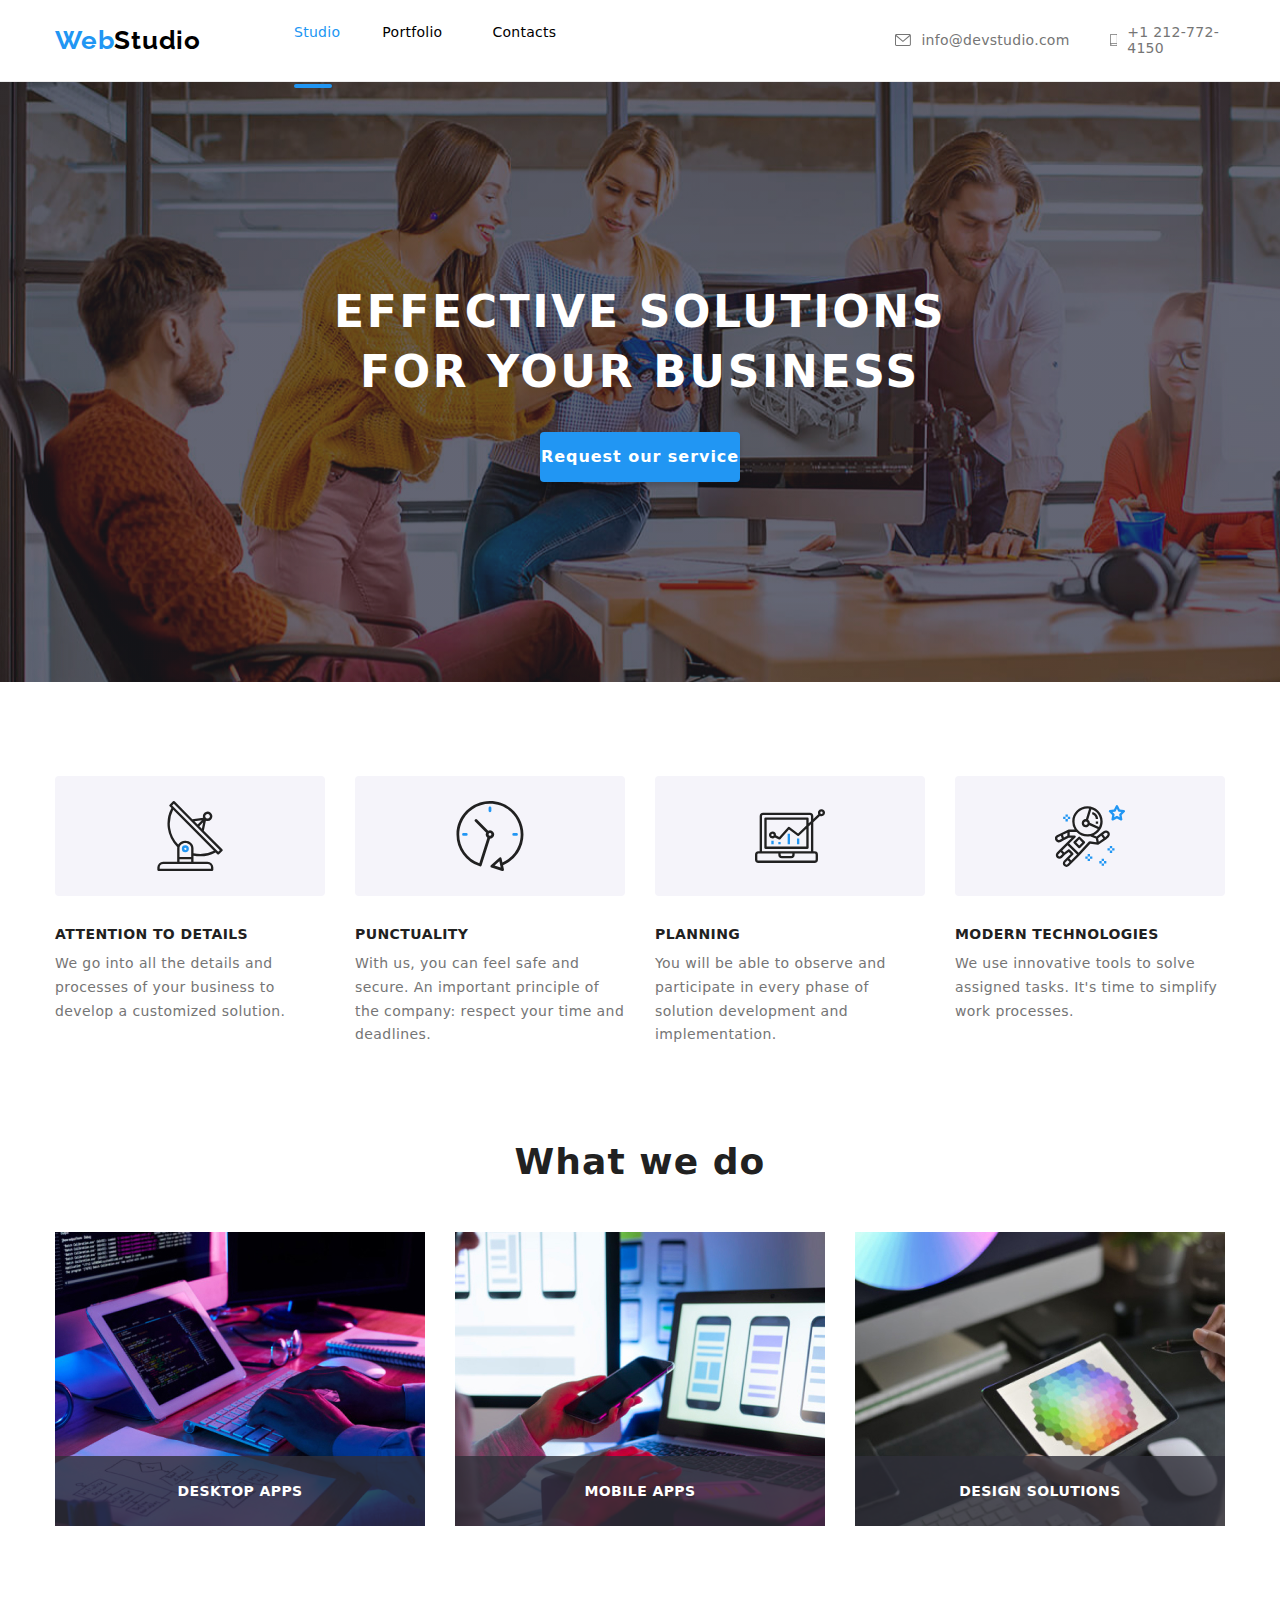
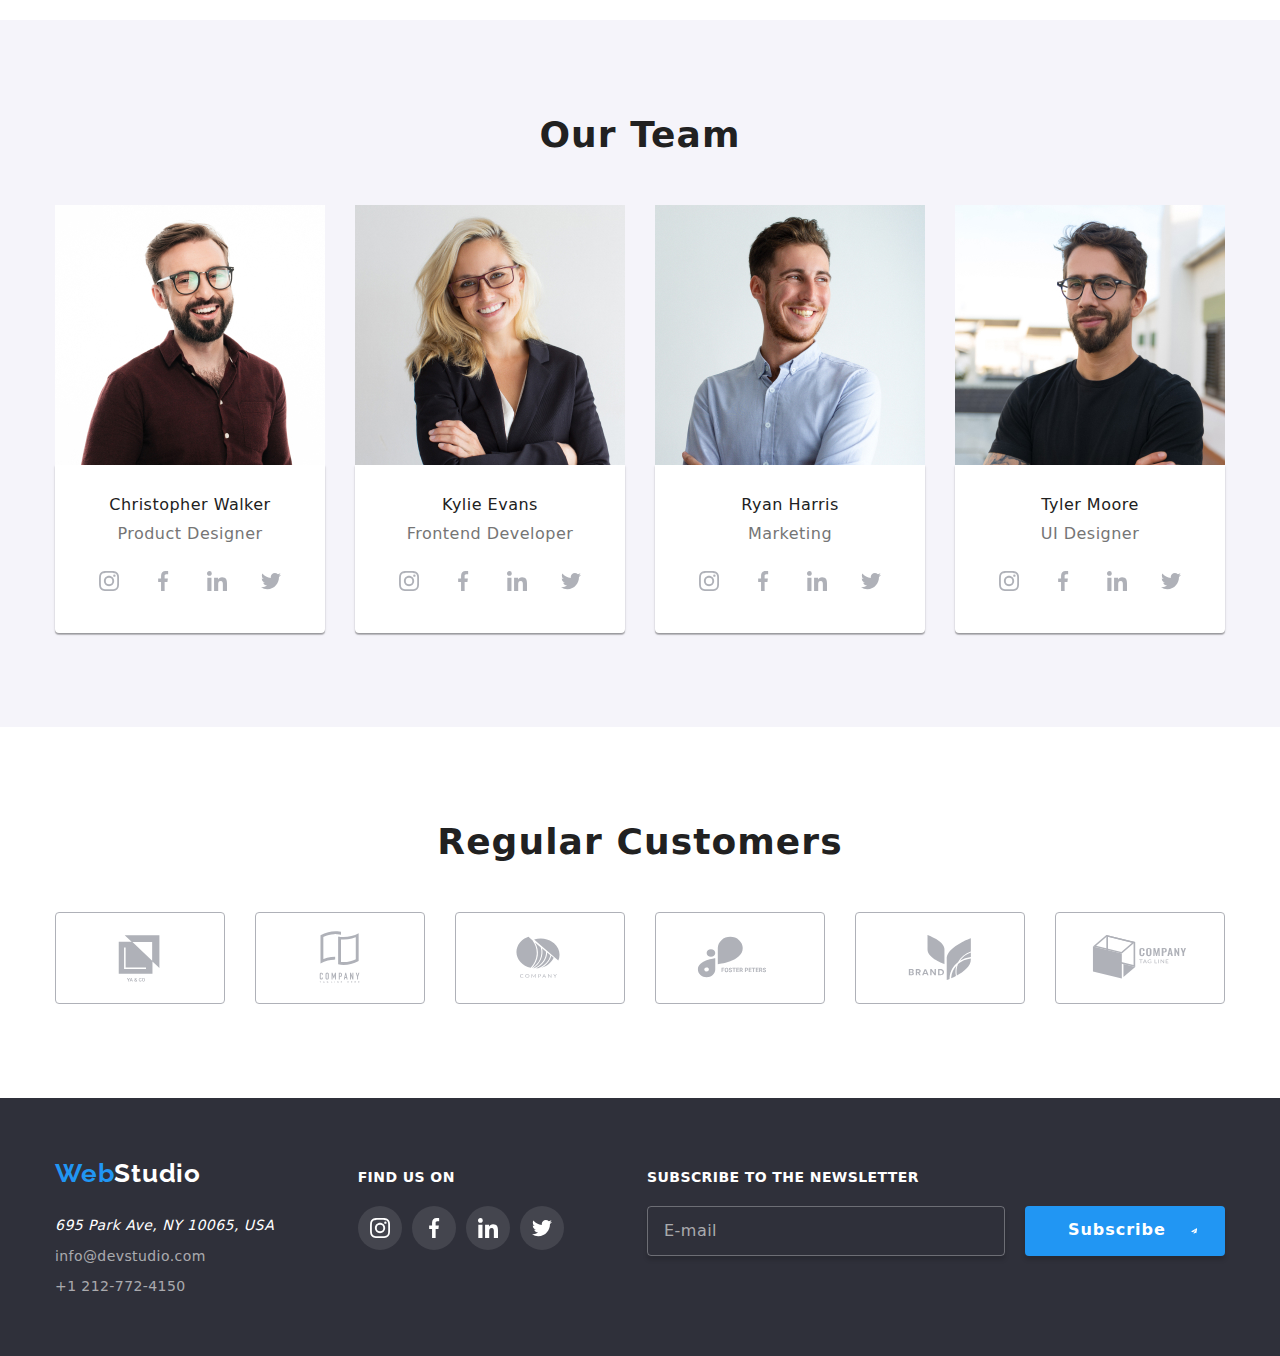
<file: index.html>
<!DOCTYPE html>
<html lang="en">
<head>
  <meta charset="UTF-8">
  <meta name="viewport" content="width=device-width, initial-scale=1.0">
  <meta name="description" content="Do you want people to click on your search result? Learn how to write the best meta description. Including 7 characteristics and examples!" />
  <title>Studio</title>
  <link rel="stylesheet" href="./css/main.css">
  <link rel="stylesheet" href="https://cdnjs.cloudflare.com/ajax/libs/modern-normalize/2.0.0/modern-normalize.min.css">
  <link href="https://fonts.googleapis.com/css2?family=Montserrat:wght@400;700&family=Raleway:wght@700&family=Roboto:wght@400;500;700;900&display=swap" rel="stylesheet">
</head>
<body>
  <header class="header">
    <div class="header__container container">
      <nav class="navigation">
        <a class="logo" href="./index.html"> 
          Web<span class="logo__part">Studio</span>
        </a> 
        <button class="navigation__button" data-menu-button>
          <svg class="navigation__svg"
          width="40px" 
          height="40px" 
          aria-label="switch button for menu"
          aria-expanded="false"
          role="button"
          >
            <use class="navigation__icon-menu" href="./img1/svg/sprite1.svg#icon-menu-open"></use>
            <use class="navigation__icon-cross" href="./img1/svg/sprite1.svg#icon-menu-close"></use>
          </svg>
        </button>
        <div class="navigation__menu" data-menu>
          <ul class="navigation__list">
            <li class="navigation__item navigation__item--position">
              <a class="navigation__link navigation__link--active" href="./index.html">
                Studio
              </a>
            </li>
            <li class="navigation__item">
              <a class="navigation__link" href="./portfolio.html">
                Portfolio
              </a>       
            </li>
            <li class="navigation__item">
              <a class="navigation__link" href="#">
                Contacts
              </a>
            </li>
          </ul> 
          <div class="contacts-container">
            <ul class="contacts">
              <li class="contacts__item">
                <a class="contacts__link" href="tel:+12127724150">
                  <svg class="contacts__svg" width="10px" height="16px">
                    <use href="./img1/svg/sprite1.svg#icon-smartphone"></use>
                  </svg>
                  +1 212-772-4150
                </a>
              </li>
              <li class="contacts__item contacts__item--color">
                <a class="contacts__link contacts__link--color" href="mailto:info@devstudio.com">
                  <svg class="contacts__svg contacts__svg--height" width="16px" height="12px">
                    <use href="./img1/svg/sprite1.svg#icon-envelope"></use>
                  </svg>
                  info@devstudio.com
                </a>
              </li>
            </ul>
            <ul class="navigation-social">
              <li class="navigation-social__item">
                <a class="navigation-social__link" href="#">
                  Instagram
                </a>
              </li>
              <li class="navigation-social__item">
                <a class="navigation-social__link" href="#">
                  Twitter
                </a>
              </li>
              <li class="navigation-social__item">
                <a class="navigation-social__link" href="#">
                  Facebook
                </a>
              </li>
              <li class="navigation-social__item">
                <a class="navigation-social__link" href="#">
                  LinkedIn
                </a>
              </li>
            </ul>
          </div>
        </div>
      </nav>
    </div>
  </header>
  <main class="main-wedstudio">  
    <section class="hero section" data-hero>
      <div class="hero__container container">
        <h1 class="hero__title">EFFECTIVE SOLUTIONS FOR YOUR BUSINESS</h1>
        <button class="btn" data-modal-open type="button">
          Request our service 
        </button>
        <div class="backdrop backdrop__is-hidden" data-modal >
          <div class="modal">
          <button class="modal__button" aria-label="close" data-modal-close>
            <svg width="18px" height="18px">
              <use href="./img1/svg/sprite1.svg#icon-cross"></use>
            </svg>
          </button>
          <form class="auth-form js-speaker-form">

            <p class="auth-form__title">Leave your information and we'll call you back</p>

            <label class="auth-form__label" for="name">Name</label>
            <div class="auth-form__container">
              <input class="auth-form__input" type="text" id="name" name="name">
              <svg class="auth-form__svg" width="18px" height="18px">
                <use href="./img1/svg/sprite1.svg#icon-person"></use>
              </svg>
            </div>

            <label class="auth-form__label" for="tel">Telephone</label>
            <div class="auth-form__container">
              <input class="auth-form__input" type="tel" id="tel" name="tel">
              <svg class="auth-form__svg" width="18px" height="18px">
                <use href="./img1/svg/sprite1.svg#icon-phone"></use>
              </svg>
            </div>

            <label class="auth-form__label" for="mail">E-mail</label>
            <div class="auth-form__container">
              <input class="auth-form__input" type="email" id="mail" name="mail">
              <svg class="auth-form__svg" width="18px" height="18px">
                <use href="./img1/svg/sprite1.svg#icon-email"></use>
              </svg>
            </div>

            <label class="auth-form__label" for="comments">Comments</label>
            <textarea class="auth-form__textarea" rows="5" placeholder="Enter the text" name="comment" id="comments"></textarea>

            <div class="checkbox__container">
              <label class="checkbox">
                <input class="checkbox__input" type="checkbox">
                <span class="checkbox__span"></span>
                  I agree with the letter and accept the 
              </label>
              <a class="checkbox__link" href="./portfolio.html">Terms and Conditions</a>
            </div>

            <button class="auth-form__btn btn" type="submit">
              Send
            </button>
          
          </form>
        </div>
        </div>
      </div>
    </section>
    <section class="benefits-section section">
      <div class="benefits-container container">
        <h2 class="benefits-section__title is-hidden">Benefits</h2> 
        <ul class="benefits">
            <li class="benefits__item">
              <div class="benefits__svg-container">
                <svg class="benefits__svg" width="70px" height="70px">
                  <use href="./img1/svg/sprite1.svg#icon-antenna"></use>
                </svg>
              </div>
              <h3 class="benefits__title">ATTENTION TO DETAILS</h3>
              <p class="benefits__text">We go into all the details and processes of your business to develop a customized solution.</p>
            </li>
            <li class="benefits__item">
              <div class="benefits__svg-container">
                <svg class="benefits__svg" width="70px" height="70px">
                  <use href="./img1/svg/sprite1.svg#icon-clock"></use>
                </svg>
              </div>
              <h3 class="benefits__title">PUNCTUALITY</h3>
              <p class="benefits__text">With us, you can feel safe and secure. An important principle of the company: respect your time and deadlines.</p>
            </li>
            <li class="benefits__item">
              <div class="benefits__svg-container">
                <svg class="benefits__svg" width="70px" height="70px">
                  <use href="./img1/svg/sprite1.svg#icon-diagram"></use>
                </svg>
              </div>
              <h3 class="benefits__title">PLANNING</h3>
              <p class="benefits__text">You will be able to observe and participate in every phase of solution development and implementation.</p>
            </li>
            <li class="benefits__item">
              <div class="benefits__svg-container">
                <svg class="benefits__svg" width="70px" height="70px">
                  <use href="./img1/svg/sprite1.svg#icon-astronaut"></use>
                </svg>
              </div>
              <h3 class="benefits__title">MODERN TECHNOLOGIES</h3>
              <p class="benefits__text">We use innovative tools to solve assigned tasks. It's time to simplify work processes.</p>
            </li>
        </ul>
      </div>
    </section>
    <section class="about-section section">
      <div class="about-container container">
        <h2 class="about-section__title title">What we do</h2>
        <ul class="about">
          <li class="about__item">
            <img class="about__img" 
            width="370"
            srcset="./img1/index/about/about-photo1-1x.jpg 1x ,
            ./img1/index/about/about-photo1-2x.jpg 2x ,
            ./img1/index/about/about-photo1-3x.jpg 3x "
            src="./img1/index/about/about-photo1-3x.jpg" 
            alt="man coding site">
            <div class="about__desc-container">
              <p class="about__desc">DESKTOP APPS</p>
            </div>
          </li>
          <li class="about__item">
            <img class="about__img" 
            width="370" 
            srcset="./img1/index/about/about-photo2-1x.jpg 1x ,
            ./img1/index/about/about-photo2-2x.jpg 2x ,
            ./img1/index/about/about-photo2-3x.jpg 3x "
            src="./img1/index/about/about-photo2-3x.jpg"
            alt="man tasting site">
            <div class="about__desc-container">
              <p class="about__desc">Mobile APPS</p>
            </div>
          </li>
          <li class="about__item">
            <img class="about__img" 
            width="370"
            srcset="./img1/index/about/about-photo3-1x.jpg 1x ,
            ./img1/index/about/about-photo3-2x.jpg 2x ,
            ./img1/index/about/about-photo3-3x.jpg 3x "
            src="./img1/index/about/about-photo3-3x.jpg" 
            alt="man designing site">
            <div class="about__desc-container">
              <p class="about__desc">DESIGN SOLUTIONS</p>
            </div>
          </li>
        </ul>
      </div>
    </section>
    <section class="workers-section section">
      <div class="workers-container container">
        <h2 class="workers-section__title title">Our Team</h2>
        <ul class="worker">
          <li class="worker__item">
            <picture>

              <source 
              srcset=" 
              ./img1/index/workers/worker-photo1-pc-1x.jpg 1x , 
              ./img1/index/workers/worker-photo1-pc-2x.jpg 2x , 
              ./img1/index/workers/worker-photo1-pc-3x.jpg 3x" 
              type="image/jpeg" 
              media="(min-width: 1200px)"
              >
              
              <source 
              srcset=" 
              ./img1/index/workers/worker-photo1-tablet-1x.jpg 1x , 
              ./img1/index/workers/worker-photo1-tablet-2x.jpg 2x , 
              ./img1/index/workers/worker-photo1-tablet-3x.jpg 3x" 
              type="image/jpeg" 
              media="(min-width: 768px)"
              >
              
              <source 
              srcset=" 
              ./img1/index/workers/worker-photo1-mobile-1x.jpg 1x , 
              ./img1/index/workers/worker-photo1-mobile-2x.jpg 2x , 
              ./img1/index/workers/worker-photo1-mobile-3x.jpg 3x" 
              type="image/jpeg" 
              >

              <img class="worker__img" src="./img1/index/workers/worker-photo1-pc-3x.jpg" alt="man whith glasses">
            </picture>
            <div class="worker__container">
              <p class="worker__name">Christopher Walker</p>
              <p class="worker__spetiality">Product Designer</p>
              <ul class="social">
                <li class="social__item">
                  <a class="social__link" aria-label="to social media" href="#">
                    <svg class="social__svg" width="20px" height="20px">
                      <use href="./img1/svg/sprite1.svg#icon-instagram"></use>
                    </svg>
                  </a>
                </li>
                <li class="social__item">
                  <a class="social__link" aria-label="to social media" href="#">
                    <svg class="social__svg" width="20px" height="20px">
                      <use href="./img1/svg/sprite1.svg#icon-facebook"></use>
                    </svg>
                  </a>
                </li>
                <li class="social__item">
                  <a class="social__link" aria-label="to social media" href="#">
                    <svg class="social__svg" width="20px" height="20px">
                      <use href="./img1/svg/sprite1.svg#icon-linkedin"></use>
                    </svg>
                  </a>
                </li>
                <li class="social__item">
                  <a class="social__link" aria-label="to social media" href="#">
                    <svg class="social__svg" width="20px" height="20px">
                      <use href="./img1/svg/sprite1.svg#icon-twitter"></use>
                    </svg>
                  </a>
                </li>
              </ul>
            </div>
          </li>
          <li class="worker__item">
            <picture>

              <source 
              srcset=" 
              ./img1/index/workers/worker-photo2-pc-1x.jpg 1x , 
              ./img1/index/workers/worker-photo2-pc-2x.jpg 2x , 
              ./img1/index/workers/worker-photo2-pc-3x.jpg 3x" 
              type="image/jpeg" 
              media="(min-width: 1200px)"
              >
              
              <source 
              srcset=" 
              ./img1/index/workers/worker-photo2-tablet-1x.jpg 1x , 
              ./img1/index/workers/worker-photo2-tablet-2x.jpg 2x , 
              ./img1/index/workers/worker-photo2-tablet-3x.jpg 3x" 
              type="image/jpeg" 
              media="(min-width: 768px)"
              >
              
              <source 
              srcset=" 
              ./img1/index/workers/worker-photo2-mobile-1x.jpg 1x , 
              ./img1/index/workers/worker-photo2-mobile-2x.jpg 2x , 
              ./img1/index/workers/worker-photo2-mobile-3x.jpg 3x" 
              type="image/jpeg" 
              >

              <img class="worker__img" src="./img1/index/workers/worker-photo2-pc-3x.jpg" alt="girl whith glasses">
            </picture>
            <div class="worker__container">
              <p class="worker__name">Kylie Evans</p>
              <p class="worker__spetiality">Frontend Developer</p>
              <ul class="social">
                <li class="social__item">
                  <a class="social__link" aria-label="to social media" href="#">
                    <svg class="social__svg" width="20px" height="20px">
                      <use href="./img1/svg/sprite1.svg#icon-instagram"></use>
                    </svg>
                  </a>
                </li>
                <li class="social__item">
                  <a class="social__link" aria-label="to social media" href="#">
                    <svg class="social__svg" width="20px" height="20px">
                      <use href="./img1/svg/sprite1.svg#icon-facebook"></use>
                    </svg>
                  </a>
                </li>
                <li class="social__item">
                  <a class="social__link" aria-label="to social media" href="#">
                    <svg class="social__svg" width="20px" height="20px">
                      <use href="./img1/svg/sprite1.svg#icon-linkedin"></use>
                    </svg>
                  </a>
                </li>
                <li class="social__item">
                  <a class="social__link" aria-label="to social media" href="#">
                    <svg class="social__svg" width="20px" height="20px">
                      <use href="./img1/svg/sprite1.svg#icon-twitter"></use>
                    </svg>
                  </a>
                </li>
              </ul>
            </div>
          </li>
          <li class="worker__item">
            <picture>

              <source 
              srcset=" 
              ./img1/index/workers/worker-photo3-pc-1x.jpg 1x , 
              ./img1/index/workers/worker-photo3-pc-2x.jpg 2x , 
              ./img1/index/workers/worker-photo3-pc-3x.jpg 3x" 
              type="image/jpeg" 
              media="(min-width: 1200px)"
              >
              
              <source 
              srcset=" 
              ./img1/index/workers/worker-photo3-tablet-1x.jpg 1x , 
              ./img1/index/workers/worker-photo3-tablet-2x.jpg 2x , 
              ./img1/index/workers/worker-photo3-tablet-3x.jpg 3x" 
              type="image/jpeg" 
              media="(min-width: 768px)"
              >
              
              <source 
              srcset=" 
              ./img1/index/workers/worker-photo3-mobile-1x.jpg 1x , 
              ./img1/index/workers/worker-photo3-mobile-2x.jpg 2x , 
              ./img1/index/workers/worker-photo3-mobile-3x.jpg 3x" 
              type="image/jpeg" 
              >

              <img class="worker__img" src="./img1/index/workers/worker-photo3-pc-3x.jpg" alt="man whith short haircut">
            </picture>
            <div class="worker__container">
              <p class="worker__name">Ryan Harris</p>
              <p class="worker__spetiality">Marketing</p>
              <ul class="social">
                <li class="social__item">
                  <a class="social__link" aria-label="to social media" href="#">
                    <svg class="social__svg" width="20px" height="20px">
                      <use href="./img1/svg/sprite1.svg#icon-instagram"></use>
                    </svg>
                  </a>
                </li>
                <li class="social__item">
                  <a class="social__link" aria-label="to social media" href="#">
                    <svg class="social__svg" width="20px" height="20px">
                      <use href="./img1/svg/sprite1.svg#icon-facebook"></use>
                    </svg>
                  </a>
                </li>
                <li class="social__item">
                  <a class="social__link" aria-label="to social media" href="#">
                    <svg class="social__svg" width="20px" height="20px">
                      <use href="./img1/svg/sprite1.svg#icon-linkedin"></use>
                    </svg>
                  </a>
                </li>
                <li class="social__item">
                  <a class="social__link" aria-label="to social media" href="#">
                    <svg class="social__svg" width="20px" height="20px">
                      <use href="./img1/svg/sprite1.svg#icon-twitter"></use>
                    </svg>
                  </a>
                </li>
              </ul>
            </div>
          </li>
          <li class="worker__item">
            <picture>

              <source 
              srcset=" 
              ./img1/index/workers/worker-photo4-pc-1x.jpg 1x , 
              ./img1/index/workers/worker-photo4-pc-2x.jpg 2x , 
              ./img1/index/workers/worker-photo4-pc-3x.jpg 3x" 
              type="image/jpeg" 
              media="(min-width: 1200px)"
              >
              
              <source 
              srcset=" 
              ./img1/index/workers/worker-photo4-tablet-1x.jpg 1x , 
              ./img1/index/workers/worker-photo4-tablet-2x.jpg 2x , 
              ./img1/index/workers/worker-photo4-tablet-3x.jpg 3x" 
              type="image/jpeg" 
              media="(min-width: 768px)"
              >
              
              <source 
              srcset=" 
              ./img1/index/workers/worker-photo4-mobile-1x.jpg 1x , 
              ./img1/index/workers/worker-photo4-mobile-2x.jpg 2x , 
              ./img1/index/workers/worker-photo4-mobile-3x.jpg 3x" 
              type="image/jpeg" 
              >

              <img class="worker__img" src="./img1/index/workers/worker-photo4-pc-3x.jpg" alt="man whith glasses">
            </picture>
            <div class="worker__container">
              <p class="worker__name">Tyler Moore</p>
              <p class="worker__spetiality">UI Designer</p>
              <ul class="social">
                <li class="social__item">
                  <a class="social__link" aria-label="to social media" href="#">
                    <svg class="social__svg" width="20px" height="20px">
                      <use href="./img1/svg/sprite1.svg#icon-instagram"></use>
                    </svg>
                  </a>
                </li>
                <li class="social__item">
                  <a class="social__link" aria-label="to social media" href="#">
                    <svg class="social__svg" width="20px" height="20px">
                      <use href="./img1/svg/sprite1.svg#icon-facebook"></use>
                    </svg>
                  </a>
                </li>
                <li class="social__item">
                  <a class="social__link" aria-label="to social media" href="#">
                    <svg class="social__svg" width="20px" height="20px">
                      <use href="./img1/svg/sprite1.svg#icon-linkedin"></use>
                    </svg>
                  </a>
                </li>
                <li class="social__item">
                  <a class="social__link" aria-label="to social media" href="#">
                    <svg class="social__svg" width="20px" height="20px">
                      <use href="./img1/svg/sprite1.svg#icon-twitter"></use>
                    </svg>
                  </a>
                </li>
              </ul>
            </div>
          </li>
        </ul>
      </div>
    </section>
    <section class="customers-section section">
      <div class="customers-container container">
        <h2 class="customers__title title">Regular Customers</h2>
        <ul class="customer">
          <li class="customer__item">
            <a class="customer__link" aria-label="to partner's site" href="#">
              <svg class="customer__svg" width="106px" height="60px">
                <use href="./img1/svg/sprite1.svg#icon-client-1"></use>
              </svg>
            </a>
          </li>
          <li class="customer__item">
            <a class="customer__link" aria-label="to partner's site" href="#">
              <svg class="customer__svg" width="106px" height="60px">
                <use href="./img1/svg/sprite1.svg#icon-client-2"></use>
              </svg>
            </a>
          </li>
          <li class="customer__item">
            <a class="customer__link" aria-label="to partner's site" href="#">
              <svg class="customer__svg" width="106px" height="60px">
                <use href="./img1/svg/sprite1.svg#icon-client-3"></use>
              </svg>
            </a>
          </li>
          <li class="customer__item">
            <a class="customer__link" aria-label="to partner's site" href="#">
              <svg class="customer__svg" width="106px" height="60px">
                <use href="./img1/svg/sprite1.svg#icon-client-4"></use>
              </svg>
            </a>
          </li>
          <li class="customer__item">
            <a class="customer__link" aria-label="to partner's site" href="#">
              <svg class="customer__svg" width="106px" height="60px">
                <use href="./img1/svg/sprite1.svg#icon-client-5"></use>
              </svg>
            </a>
          </li>
          <li class="customer__item" >
            <a class="customer__link" aria-label="to partner's site" href="">
              <svg class="customer__svg" width="106px" height="60px">
                <use href="./img1/svg/sprite1.svg#icon-client-6"></use>
              </svg>
            </a>
          </li>
        </ul>
      </div>
    </section>
  </main>
  <footer class="footer">
    <div class="footer__container container">
      <div class="footer__adress">
        <a class="logo logo--margin" href="./index.html">
          Web<span class="logo__part logo__part--color">Studio</span>
        </a>
        <address class="adress">      
          <a class="adress__link" href="https://www.google.com/maps/place/695+Park+Ave,+New+York,+NY+10065,+%D0%A1%D0%A8%D0%90/@40.7688994,-73.9676005,17z/data=!3m1!4b1!4m6!3m5!1s0x89c258ebe8836e8f:0xa007c44e7c4aa0eb!8m2!3d40.7688994!4d-73.9650256!16s%2Fg%2F11c250btd8?entry=ttu">
            695 Park Ave, NY 10065, USA
          </a>
        </address>
        <ul class="footer-contacts">
          <li class="footer-contacts__item">
            <a class="footer-contacts__link" href="mailto:info@devstudio.com">
              info@devstudio.com
            </a>
          </li>
          <li class="footer-contacts__item">
            <a class="footer-contacts__link" href="tel:+12127724150">
              +1 212-772-4150
            </a>
          </li>
        </ul>
      </div>
      <div class="footer__social">
          <p class="footer__title footer__title--margin">Find us on</p>
          <ul class="social">
            <li class="social__item">
              <a class="social__link social__link--color" aria-label="to social media" href="#">
                <svg class="social__svg" width="20px" height="20px">
                  <use href="./img1/svg/sprite1.svg#icon-instagram"></use>
                </svg>
              </a>
            </li>
            <li class="social__item">
              <a class="social__link social__link--color" aria-label="to social media" href="#">
                <svg class="social__svg" width="20px" height="20px">
                  <use href="./img1/svg/sprite1.svg#icon-facebook"></use>
                </svg>
              </a>
            </li>
            <li class="social__item">
              <a class="social__link social__link--color" aria-label="to social media" href="#">
                <svg class="social__svg" width="20px" height="20px">
                  <use href="./img1/svg/sprite1.svg#icon-linkedin"></use>
                </svg>
              </a>
            </li>
            <li class="social__item">
              <a class="social__link social__link--color" aria-label="to social media" href="#">
                <svg class="social__svg" width="20px" height="20px">
                  <use href="./img1/svg/sprite1.svg#icon-twitter"></use>
                </svg>
              </a>
            </li>
          </ul>
      </div>
      <div class="footer__form">
        <p class="footer__title footer__title--margin">Subscribe to the newsletter</p>
        <form class="mini-form">
  
          <input class="mini-form__input" placeholder="E-mail" type="email">
  
          <button class="btn footer__btn" type="submit">
            Subscribe 
            <svg class="btn__svg" width="24px" height="24px">
              <use href="img1/svg/sprite1.svg#icon-send"></use>
            </svg>
          </button>
        </form>
      </div>
    </div>
  </footer>
  <script src="./js/modal.js"></script>
  <script src="./js/menu.js"></script>
</body>
</html>
</file>
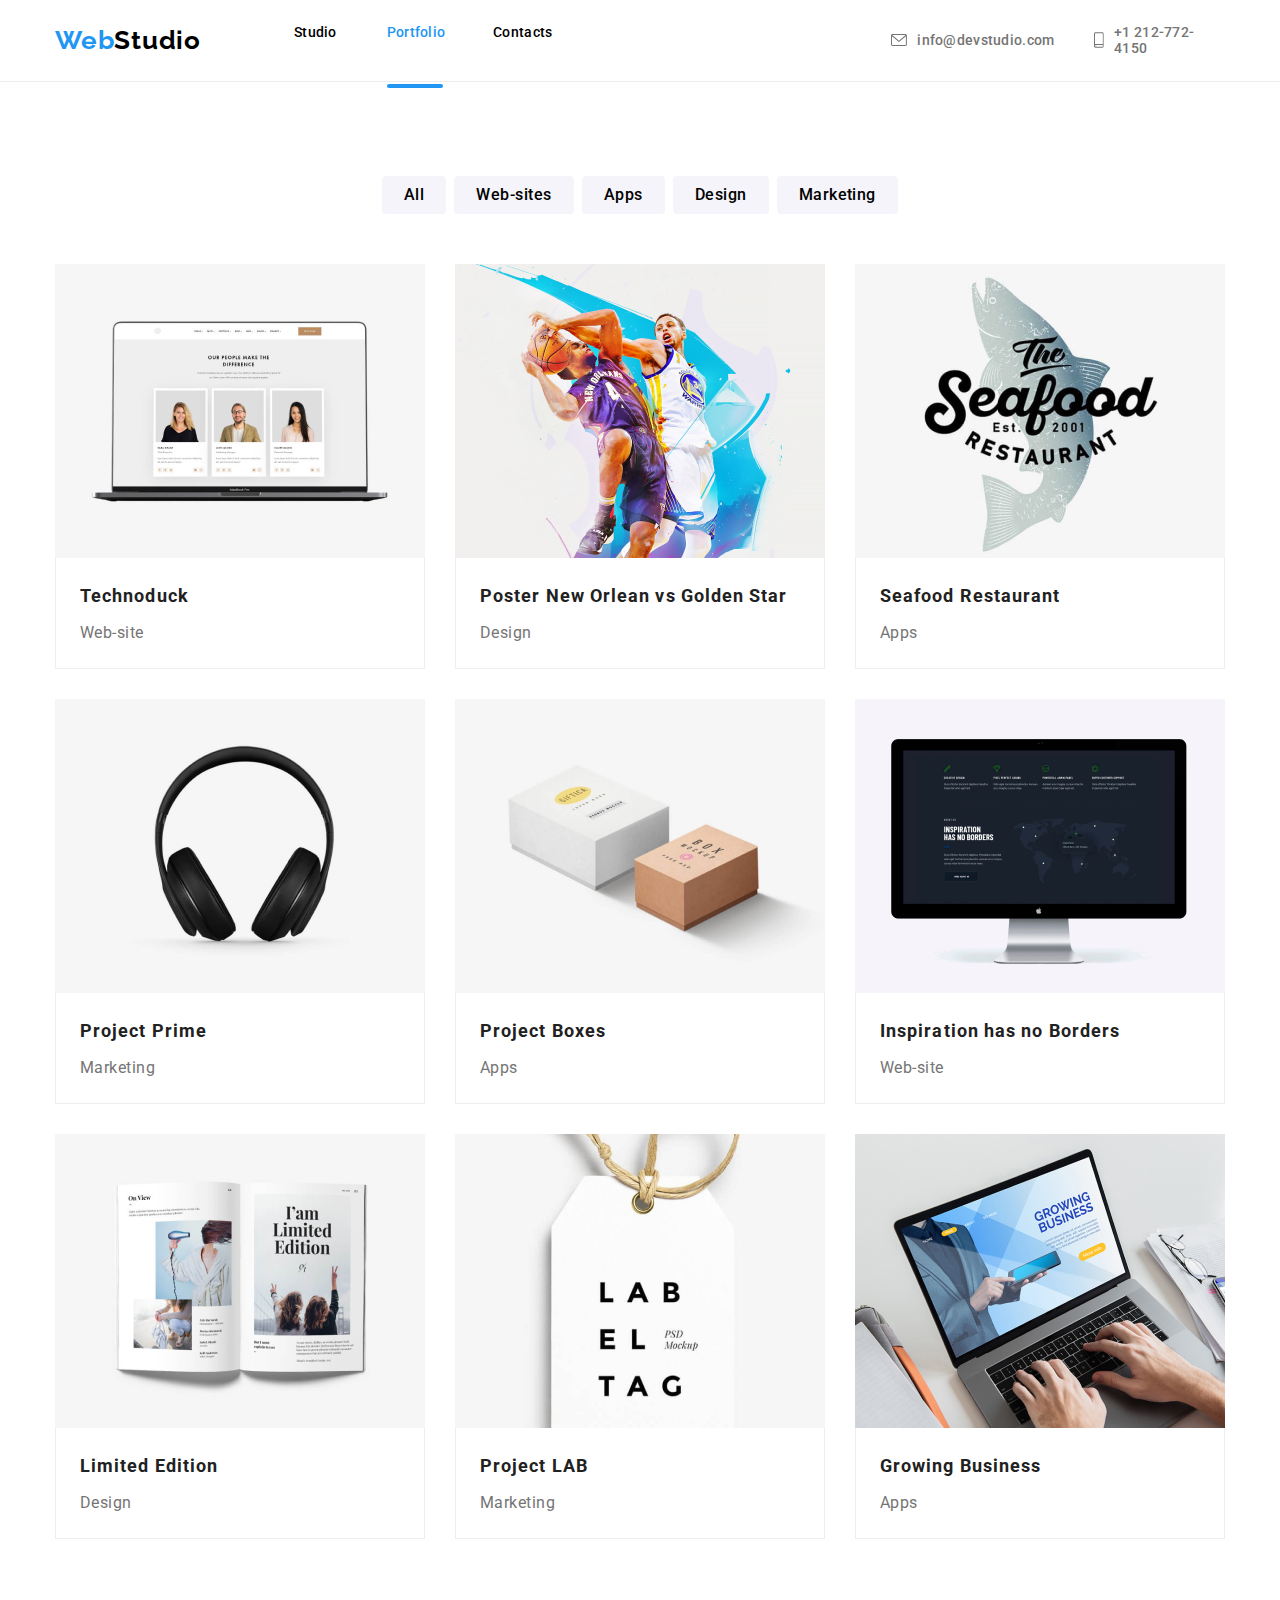
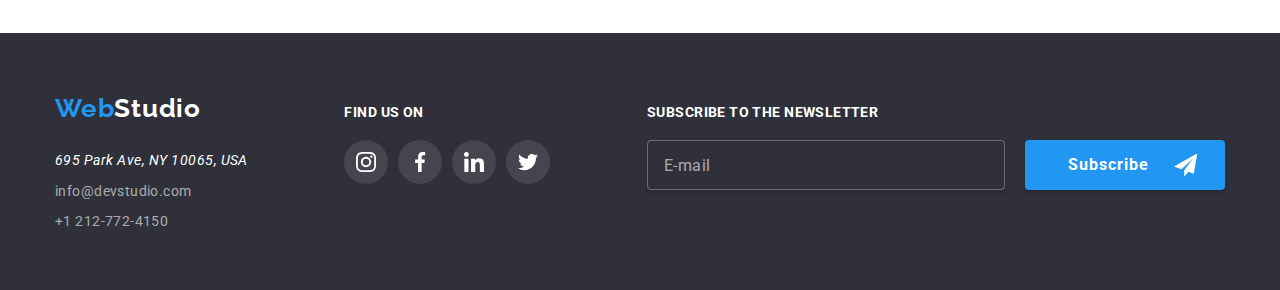
<file: portfolio.html>
<!DOCTYPE html>
<html lang="en">
<head>
    <meta charset="UTF-8">
    <meta name="viewport" content="width=device-width, initial-scale=1.0">
    <title>Portfolio</title>
    <link rel="stylesheet" href="https://cdnjs.cloudflare.com/ajax/libs/modern-normalize/2.0.0/modern-normalize.min.css">
    <link rel="stylesheet" href="./css/main.css">
  <link href="https://fonts.googleapis.com/css2?family=Montserrat:wght@400;700&family=Raleway:wght@700&family=Roboto:wght@400;500;700;900&display=swap" rel="stylesheet">
</head>
<body>
  <header class="header">
    <div class="header__container container">
      <nav class="navigation">
        <a class="logo" href="./index.html"> 
          Web<span class="logo__part">Studio</span>
        </a> 
        <button class="navigation__button" data-menu-button>
          <svg class="navigation__svg"
          width="40px" 
          height="40px" 
          aria-label="switch button for menu"
          aria-expanded="false"
          role="button"
          >
            <use class="navigation__icon-menu" href="./img1/svg/sprite1.svg#icon-menu-open"></use>
            <use class="navigation__icon-cross" href="./img1/svg/sprite1.svg#icon-menu-close"></use>
          </svg>
        </button>
        <div class="navigation__menu" data-menu>
          <ul class="navigation__list">
            <li class="navigation__item">
              <a class="navigation__link" href="./index.html">
                Studio
              </a>
            </li>
            <li class="navigation__item navigation__item--position">
              <a class="navigation__link  navigation__link--active" href="./portfolio.html">
                Portfolio
              </a>       
            </li>
            <li class="navigation__item">
              <a class="navigation__link" href="#">
                Contacts
              </a>
            </li>
          </ul> 
          <ul class="contacts">
            <li class="contacts__item">
              <a class="contacts__link" href="tel:+12127724150">
                <svg class="contacts__svg" width="10px" height="16px">
                  <use href="./img1/svg/sprite1.svg#icon-smartphone"></use>
                </svg>
                +1 212-772-4150
              </a>
            </li>
            <li class="contacts__item contacts__item--color">
              <a class="contacts__link contacts__link--color" href="mailto:info@devstudio.com">
                <svg class="contacts__svg contacts__svg--height" width="16px" height="12px">
                  <use href="./img1/svg/sprite1.svg#icon-envelope"></use>
                </svg>
                info@devstudio.com
              </a>
            </li>
            <ul class="navigation-social">
              <li class="navigation-social__item">
                <a class="navigation-social__link" href="#">
                  Instagram
                </a>
              </li>
              <li class="navigation-social__item">
                <a class="navigation-social__link" href="#">
                  Twitter
                </a>
              </li>
              <li class="navigation-social__item">
                <a class="navigation-social__link" href="#">
                  Facebook
                </a>
              </li>
              <li class="navigation-social__item">
                <a class="navigation-social__link" href="#">
                  LinkedIn
                </a>
              </li>
            </ul>
          </ul>
        </div>
      </nav>
    </div>
  </header>
    <main class="partfolio">
      <section class="partfolio__section section">
        <div class="partfolio__container container">
          <h2 class="partfolio__title is-hidden">
            partfolio
          </h2>
          <ul class="filters">
            <li class="filters__item">  
              <button class="filters__btn" type="button">
                All
              </button>
            </li>
            <li class="filters__item">
              <button class="filters__btn" type="button">
                Web-sites
              </button>
            </li>
            <li class="filters__item">
              <button class="filters__btn" type="button">
                Apps
              </button>
            </li>
            <li class="filters__item">
              <button class="filters__btn" type="button">
                Design
              </button>
            </li>
            <li class="filters__item">
              <button class="filters__btn" type="button">
                Marketing
              </button>
            </li>
          </ul>
          <ul class="project">
            <li class="project__item">
              <a class="project__link" href="#">
                <div class="project__container">
                  <picture>
  
                    <source 
                    srcset=" 
                    ./img1/partfolio/partfolio1-pc-1x.jpg 1x , 
                    ./img1/partfolio/partfolio1-pc-2x.jpg 2x , 
                    ./img1/partfolio/partfolio1-pc-3x.jpg 3x" 
                    type="image/jpeg" 
                    media="(min-width: 1200px)"
                    >
  
                    <source 
                    srcset=" 
                    ./img1/partfolio/partfolio1-tablet-1x.jpg 1x , 
                    ./img1/partfolio/partfolio1-tablet-2x.jpg 2x , 
                    ./img1/partfolio/partfolio1-tablet-3x.jpg 3x" 
                    type="image/jpeg" 
                    media="(min-width: 768px)"
                    >
  
                    <source 
                    srcset=" 
                    ./img1/partfolio/partfolio1-mobile-1x.jpg 1x , 
                    ./img1/partfolio/partfolio1-mobile-2x.jpg 2x , 
                    ./img1/partfolio/partfolio1-mobile-3x.jpg 3x" 
                    type="image/jpeg" 
                    >
  
                    <img class="project__img" src="./img1/partfolio/partfolio1-pc-3x.jpg" alt="typing">
                  </picture>
                  <div class="project__overlay">
                    <p class="project__text">Technoduck is a state-of-the-art coronavirus distribution platform. Companies use this platform for digital espionage and attacks on competitors' secure servers.</p>
                  </div>
                </div>
                <div class="project-desc">
                  <h3 class="project-desc__title">Technoduck</h3>
                  <p class="project-desc__text">Web-site</p>
                </div>
              </a>
            </li>
            <li class="project__item">
              <a class="project__link" href="#">
                <div class="project__container">
                  <picture>
  
                    <source 
                    srcset=" 
                    ./img1/partfolio/partfolio2-pc-1x.jpg 1x , 
                    ./img1/partfolio/partfolio2-pc-2x.jpg 2x , 
                    ./img1/partfolio/partfolio2-pc-3x.jpg 3x" 
                    type="image/jpeg" 
                    media="(min-width: 1200px)"
                    >
  
                    <source 
                    srcset=" 
                    ./img1/partfolio/partfolio2-tablet-1x.jpg 1x , 
                    ./img1/partfolio/partfolio2-tablet-2x.jpg 2x , 
                    ./img1/partfolio/partfolio2-tablet-3x.jpg 3x" 
                    type="image/jpeg" 
                    media="(min-width: 768px)"
                    >
  
                    <source 
                    srcset=" 
                    ./img1/partfolio/partfolio2-mobile-1x.jpg 1x , 
                    ./img1/partfolio/partfolio2-mobile-2x.jpg 2x , 
                    ./img1/partfolio/partfolio2-mobile-3x.jpg 3x" 
                    type="image/jpeg" 
                    >
  
                    <img class="project__img" src="./img1/partfolio/partfolio2-pc-3x.jpg" alt="typing">
                  </picture>
                  <div class="project__overlay">
                    <p class="project__text">Technoduck is a state-of-the-art coronavirus distribution platform. Companies use this platform for digital espionage and attacks on competitors' secure servers.</p>
                  </div>
                </div>
                <div class="project-desc">
                  <h3 class="project-desc__title">Poster New Orlean vs Golden Star</h3>
                  <p class="project-desc__text">Design</p>
                </div>
              </a>
            </li>
            <li class="project__item">
              <a class="project__link" href="#">
                <div class="project__container">
                  <picture>
  
                    <source 
                    srcset=" 
                    ./img1/partfolio/partfolio3-pc-1x.jpg 1x , 
                    ./img1/partfolio/partfolio3-pc-2x.jpg 2x , 
                    ./img1/partfolio/partfolio3-pc-3x.jpg 3x" 
                    type="image/jpeg" 
                    media="(min-width: 1200px)"
                    >
  
                    <source 
                    srcset=" 
                    ./img1/partfolio/partfolio3-tablet-1x.jpg 1x , 
                    ./img1/partfolio/partfolio3-tablet-2x.jpg 2x , 
                    ./img1/partfolio/partfolio3-tablet-3x.jpg 3x" 
                    type="image/jpeg" 
                    media="(min-width: 768px)"
                    >
  
                    <source 
                    srcset=" 
                    ./img1/partfolio/partfolio3-mobile-1x.jpg 1x , 
                    ./img1/partfolio/partfolio3-mobile-2x.jpg 2x , 
                    ./img1/partfolio/partfolio3-mobile-3x.jpg 3x" 
                    type="image/jpeg" 
                    >
  
                    <img class="project__img" src="./img1/partfolio/partfolio3-pc-3x.jpg" alt="typing">
                  </picture>
                  <div class="project__overlay">
                    <p class="project__text">Technoduck is a state-of-the-art coronavirus distribution platform. Companies use this platform for digital espionage and attacks on competitors' secure servers.</p>
                  </div>
                </div>
                <div class="project-desc">
                  <h3 class="project-desc__title">Seafood Restaurant</h3>
                  <p class="project-desc__text">Apps</p>
                </div>
              </a>
            </li>
            <li class="project__item">
              <a class="project__link" href="#">
                <div class="project__container">
                  <picture>
  
                    <source 
                    srcset=" 
                    ./img1/partfolio/partfolio4-pc-1x.jpg 1x , 
                    ./img1/partfolio/partfolio4-pc-2x.jpg 2x , 
                    ./img1/partfolio/partfolio4-pc-3x.jpg 3x" 
                    type="image/jpeg" 
                    media="(min-width: 1200px)"
                    >
  
                    <source 
                    srcset=" 
                    ./img1/partfolio/partfolio4-tablet-1x.jpg 1x , 
                    ./img1/partfolio/partfolio4-tablet-2x.jpg 2x , 
                    ./img1/partfolio/partfolio4-tablet-3x.jpg 3x" 
                    type="image/jpeg" 
                    media="(min-width: 768px)"
                    >
  
                    <source 
                    srcset=" 
                    ./img1/partfolio/partfolio4-mobile-1x.jpg 1x , 
                    ./img1/partfolio/partfolio4-mobile-2x.jpg 2x , 
                    ./img1/partfolio/partfolio4-mobile-3x.jpg 3x" 
                    type="image/jpeg" 
                    >
  
                    <img class="project__img" src="./img1/partfolio/partfolio4-pc-3x.jpg" alt="typing">
                  </picture>
                  <div class="project__overlay">
                    <p class="project__text">Technoduck is a state-of-the-art coronavirus distribution platform. Companies use this platform for digital espionage and attacks on competitors' secure servers.</p>
                  </div>
                </div>
                <div class="project-desc">
                  <h3 class="project-desc__title">Project Prime</h3>
                  <p class="project-desc__text">Marketing</p>
                </div>
              </a>
            </li>
            <li class="project__item">
              <a class="project__link" href="#">
                <div class="project__container">
                  <picture>
  
                    <source 
                    srcset=" 
                    ./img1/partfolio/partfolio5-pc-1x.jpg 1x , 
                    ./img1/partfolio/partfolio5-pc-2x.jpg 2x , 
                    ./img1/partfolio/partfolio5-pc-3x.jpg 3x" 
                    type="image/jpeg" 
                    media="(min-width: 1200px)"
                    >
  
                    <source 
                    srcset=" 
                    ./img1/partfolio/partfolio5-tablet-1x.jpg 1x , 
                    ./img1/partfolio/partfolio5-tablet-2x.jpg 2x , 
                    ./img1/partfolio/partfolio5-tablet-3x.jpg 3x" 
                    type="image/jpeg" 
                    media="(min-width: 768px)"
                    >
  
                    <source 
                    srcset=" 
                    ./img1/partfolio/partfolio5-mobile-1x.jpg 1x , 
                    ./img1/partfolio/partfolio5-mobile-2x.jpg 2x , 
                    ./img1/partfolio/partfolio5-mobile-3x.jpg 3x" 
                    type="image/jpeg" 
                    >
  
                    <img class="project__img" src="./img1/partfolio/partfolio5-pc-3x.jpg" alt="typing">
                  </picture>
                  <div class="project__overlay">
                    <p class="project__text">Technoduck is a state-of-the-art coronavirus distribution platform. Companies use this platform for digital espionage and attacks on competitors' secure servers.</p>
                  </div>
                </div>
                <div class="project-desc">
                  <h3 class="project-desc__title">Project Boxes</h3>
                  <p class="project-desc__text">Apps</p>
                </div>
              </a>
            </li>
            <li class="project__item">
              <a class="project__link" href="#">
                <div class="project__container">
                  <picture>
  
                    <source 
                    srcset=" 
                    ./img1/partfolio/partfolio6-pc-1x.jpg 1x , 
                    ./img1/partfolio/partfolio6-pc-2x.jpg 2x , 
                    ./img1/partfolio/partfolio6-pc-3x.jpg 3x" 
                    type="image/jpeg" 
                    media="(min-width: 1200px)"
                    >
  
                    <source 
                    srcset=" 
                    ./img1/partfolio/partfolio6-tablet-1x.jpg 1x , 
                    ./img1/partfolio/partfolio6-tablet-2x.jpg 2x , 
                    ./img1/partfolio/partfolio6-tablet-3x.jpg 3x" 
                    type="image/jpeg" 
                    media="(min-width: 768px)"
                    >
  
                    <source 
                    srcset=" 
                    ./img1/partfolio/partfolio6-mobile-1x.jpg 1x , 
                    ./img1/partfolio/partfolio6-mobile-2x.jpg 2x , 
                    ./img1/partfolio/partfolio6-mobile-3x.jpg 3x" 
                    type="image/jpeg" 
                    >
  
                    <img class="project__img" src="./img1/partfolio/partfolio6-pc-3x.jpg" alt="typing">
                  </picture>
                  <div class="project__overlay">
                    <p class="project__text">Technoduck is a state-of-the-art coronavirus distribution platform. Companies use this platform for digital espionage and attacks on competitors' secure servers.</p>
                  </div>
                </div>
                <div class="project-desc">
                  <h3 class="project-desc__title">Inspiration has no Borders</h3>
                  <p class="project-desc__text">Web-site</p>
                </div>
              </a>
            </li>
            <li class="project__item">
              <a class="project__link" href="#">
                <div class="project__container">
                  <picture>
  
                    <source 
                    srcset=" 
                    ./img1/partfolio/partfolio7-pc-1x.jpg 1x , 
                    ./img1/partfolio/partfolio7-pc-2x.jpg 2x , 
                    ./img1/partfolio/partfolio7-pc-3x.jpg 3x" 
                    type="image/jpeg" 
                    media="(min-width: 1200px)"
                    >
  
                    <source 
                    srcset=" 
                    ./img1/partfolio/partfolio7-tablet-1x.jpg 1x , 
                    ./img1/partfolio/partfolio7-tablet-2x.jpg 2x , 
                    ./img1/partfolio/partfolio7-tablet-3x.jpg 3x" 
                    type="image/jpeg" 
                    media="(min-width: 768px)"
                    >
  
                    <source 
                    srcset=" 
                    ./img1/partfolio/partfolio7-mobile-1x.jpg 1x , 
                    ./img1/partfolio/partfolio7-mobile-2x.jpg 2x , 
                    ./img1/partfolio/partfolio7-mobile-3x.jpg 3x" 
                    type="image/jpeg" 
                    >
  
                    <img class="project__img" src="./img1/partfolio/partfolio7-pc-3x.jpg" alt="typing">
                  </picture>
                  <div class="project__overlay">
                    <p class="project__text">Technoduck is a state-of-the-art coronavirus distribution platform. Companies use this platform for digital espionage and attacks on competitors' secure servers.</p>
                  </div>
                </div>
                <div class="project-desc">
                  <h3 class="project-desc__title">Limited Edition</h3>
                  <p class="project-desc__text">Design</p>
                </div>
              </a>
            </li>
            <li class="project__item">
              <a class="project__link" href="#">
                <div class="project__container">
                  <picture>
  
                    <source 
                    srcset=" 
                    ./img1/partfolio/partfolio8-pc-1x.jpg 1x , 
                    ./img1/partfolio/partfolio8-pc-2x.jpg 2x , 
                    ./img1/partfolio/partfolio8-pc-3x.jpg 3x" 
                    type="image/jpeg" 
                    media="(min-width: 1200px)"
                    >
  
                    <source 
                    srcset=" 
                    ./img1/partfolio/partfolio8-tablet-1x.jpg 1x , 
                    ./img1/partfolio/partfolio8-tablet-2x.jpg 2x , 
                    ./img1/partfolio/partfolio8-tablet-3x.jpg 3x" 
                    type="image/jpeg" 
                    media="(min-width: 768px)"
                    >
  
                    <source 
                    srcset=" 
                    ./img1/partfolio/partfolio8-mobile-1x.jpg 1x , 
                    ./img1/partfolio/partfolio8-mobile-2x.jpg 2x , 
                    ./img1/partfolio/partfolio8-mobile-3x.jpg 3x" 
                    type="image/jpeg" 
                    >
  
                    <img class="project__img" src="./img1/partfolio/partfolio8-pc-3x.jpg" alt="typing">
                  </picture>
                  <div class="project__overlay">
                    <p class="project__text">Technoduck is a state-of-the-art coronavirus distribution platform. Companies use this platform for digital espionage and attacks on competitors' secure servers.</p>
                  </div>
                </div>
                <div class="project-desc">
                  <h3 class="project-desc__title">Project LAB</h3>
                  <p class="project-desc__text">Marketing</p>
                </div>
              </a>
            </li>
            <li class="project__item">
              <a class="project__link" href="#">
                <div class="project__container">
                  <picture>
  
                    <source 
                    srcset=" 
                    ./img1/partfolio/partfolio9-pc-1x.jpg 1x , 
                    ./img1/partfolio/partfolio9-pc-2x.jpg 2x , 
                    ./img1/partfolio/partfolio9-pc-3x.jpg 3x" 
                    type="image/jpeg" 
                    media="(min-width: 1200px)"
                    >
  
                    <source 
                    srcset=" 
                    ./img1/partfolio/partfolio9-tablet-1x.jpg 1x , 
                    ./img1/partfolio/partfolio9-tablet-2x.jpg 2x , 
                    ./img1/partfolio/partfolio9-tablet-3x.jpg 3x" 
                    type="image/jpeg" 
                    media="(min-width: 768px)"
                    >
  
                    <source 
                    srcset=" 
                    ./img1/partfolio/partfolio9-mobile-1x.jpg 1x , 
                    ./img1/partfolio/partfolio9-mobile-2x.jpg 2x , 
                    ./img1/partfolio/partfolio9-mobile-3x.jpg 3x" 
                    type="image/jpeg" 
                    >
  
                    <img class="project__img" src="./img1/partfolio/partfolio9-pc-3x.jpg" alt="typing">
                  </picture>
                  <div class="project__overlay">
                    <p class="project__text">Technoduck is a state-of-the-art coronavirus distribution platform. Companies use this platform for digital espionage and attacks on competitors' secure servers.</p>
                  </div>
                </div>
                <div class="project-desc">
                  <h3 class="project-desc__title">Growing Business</h3>
                  <p class="project-desc__text">Apps</p>
                </div>
              </a>
            </li>
          </ul>
        </div>
      </section>
    </main>
    <footer class="footer">
      <div class="footer__container container">
        <div class="footer__adress">
          <a class="logo logo--margin" href="./index.html">
            Web<span class="logo__part logo__part--color">Studio</span>
          </a>
          <address class="adress">      
            <a class="adress__link" href="https://www.google.com/maps/place/695+Park+Ave,+New+York,+NY+10065,+%D0%A1%D0%A8%D0%90/@40.7688994,-73.9676005,17z/data=!3m1!4b1!4m6!3m5!1s0x89c258ebe8836e8f:0xa007c44e7c4aa0eb!8m2!3d40.7688994!4d-73.9650256!16s%2Fg%2F11c250btd8?entry=ttu">
              695 Park Ave, NY 10065, USA
            </a>
          </address>
          <ul class="footer-contacts">
            <li class="footer-contacts__item">
              <a class="footer-contacts__link" href="mailto:info@devstudio.com">
                info@devstudio.com
              </a>
            </li>
            <li class="footer-contacts__item">
              <a class="footer-contacts__link" href="tel:+12127724150">
                +1 212-772-4150
              </a>
            </li>
          </ul>
        </div>
        <div class="footer__social">
            <p class="footer__title footer__title--margin">Find us on</p>
            <ul class="social">
              <li class="social__item">
                <a class="social__link social__link--color" aria-label="to social media" href="#">
                  <svg class="social__svg" width="20px" height="20px">
                    <use href="./img1/svg/sprite1.svg#icon-instagram"></use>
                  </svg>
                </a>
              </li>
              <li class="social__item">
                <a class="social__link social__link--color" aria-label="to social media" href="#">
                  <svg class="social__svg" width="20px" height="20px">
                    <use href="./img1/svg/sprite1.svg#icon-facebook"></use>
                  </svg>
                </a>
              </li>
              <li class="social__item">
                <a class="social__link social__link--color" aria-label="to social media" href="#">
                  <svg class="social__svg" width="20px" height="20px">
                    <use href="./img1/svg/sprite1.svg#icon-linkedin"></use>
                  </svg>
                </a>
              </li>
              <li class="social__item">
                <a class="social__link social__link--color" aria-label="to social media" href="#">
                  <svg class="social__svg" width="20px" height="20px">
                    <use href="./img1/svg/sprite1.svg#icon-twitter"></use>
                  </svg>
                </a>
              </li>
            </ul>
        </div>
        <div class="footer__form">
          <p class="footer__title footer__title--margin">Subscribe to the newsletter</p>
          <form class="mini-form">
    
            <input class="mini-form__input" placeholder="E-mail" type="email">
    
            <button class="btn footer__btn" type="submit">
              Subscribe 
              <svg class="btn__svg" width="24px" height="24px">
                <use href="img1/svg/sprite1.svg#icon-send"></use>
              </svg>
            </button>
          </form>
        </div>
      </div>
    </footer>
  <script src="./js/menu.js"></script>
</body>
</html>
</file>
<file: css/main.css>
body {
  color: #757575;
  background-color: #ffffff;
  font-family: Roboto, sans-serif;
  font-size: 16px;
  letter-spacing: 0.48px;
  margin: 0 auto;
}

ul {
  list-style: none;
  margin: 0px;
  padding: 0px;
}

a {
  text-decoration: none;
}

h1,
h2,
h3,
h4,
h5,
h6 {
  color: #212121;
  margin: 0px;
  padding: 0px;
}

p {
  margin: 0px;
  padding: 0px;
}

a,
button {
  cursor: pointer;
}

img {
  -o-object-fit: cover;
     object-fit: cover;
}

.title {
  margin-bottom: 30px;
  text-align: center;
  font-size: 28px;
  font-weight: 700;
  line-height: normal;
  letter-spacing: 0.03em;
}
@media screen and (min-width: 1200px) {
  .title {
    margin-bottom: 50px;
    font-size: 36px;
  }
}

.container {
  padding-right: 15px;
  padding-left: 15px;
  margin: 0 auto;
  width: 100%;
}
@media screen and (min-width: 480px) {
  .container {
    width: 480px;
  }
}
@media screen and (min-width: 768px) {
  .container {
    width: 768px;
  }
}
@media screen and (min-width: 1200px) {
  .container {
    width: 1200px;
  }
}

.section {
  padding-top: 60px;
  padding-bottom: 60px;
}
@media screen and (min-width: 768px) {
  .section {
    padding-top: 94px;
    padding-bottom: 94px;
  }
}

.is-hidden {
  position: absolute;
  width: 1px;
  height: 1px;
  margin: -1px;
  border: 0;
  padding: 0;
  white-space: nowrap;
  -webkit-clip-path: inset(100%);
          clip-path: inset(100%);
  clip: rect(0 0 0 0);
  overflow: hidden;
}

.header {
  position: relative;
  padding-top: 10px;
  padding-bottom: 10px;
}
@media screen and (min-width: 768px) {
  .header {
    border-bottom: 1px #ececec solid;
    padding-top: 21px;
    padding-bottom: 21px;
  }
}
@media screen and (min-width: 1200px) {
  .header {
    padding-top: 24px;
    padding-bottom: 25px;
  }
}

.navigation {
  display: -webkit-box;
  display: -ms-flexbox;
  display: flex;
  -webkit-box-pack: justify;
      -ms-flex-pack: justify;
          justify-content: space-between;
}
@media screen and (min-width: 768px) {
  .navigation {
    -webkit-box-align: center;
        -ms-flex-align: center;
            align-items: center;
    -webkit-box-pack: start;
        -ms-flex-pack: start;
            justify-content: start;
  }
}

.navigation__menu {
  position: absolute;
  left: 0px;
  top: 0px;
  right: 0px;
  z-index: 13;
  display: none;
  -webkit-box-pack: justify;
      -ms-flex-pack: justify;
          justify-content: space-between;
  -webkit-box-orient: vertical;
  -webkit-box-direction: normal;
      -ms-flex-direction: column;
          flex-direction: column;
  padding: 48px 40px 43px;
  background-color: #ffffff;
  height: 100vh;
}
.navigation__menu.is-open {
  display: -webkit-box;
  display: -ms-flexbox;
  display: flex;
}
@media screen and (min-width: 768px) {
  .navigation__menu {
    position: static;
    z-index: 0;
    display: -webkit-box;
    display: -ms-flexbox;
    display: flex;
    -webkit-box-align: center;
        -ms-flex-align: center;
            align-items: center;
    -webkit-box-orient: horizontal;
    -webkit-box-direction: normal;
        -ms-flex-direction: row;
            flex-direction: row;
    padding: 0px;
    height: auto;
  }
}

@media screen and (min-width: 768px) {
  .navigation__list {
    display: -webkit-box;
    display: -ms-flexbox;
    display: flex;
  }
}

.navigation__item {
  font-weight: 500;
  font-size: 40px;
  line-height: normal;
  letter-spacing: 0.02em;
}
@media screen and (min-width: 768px) {
  .navigation__item {
    font-size: 14px;
  }
}
@media screen and (min-width: 768px) {
  .navigation__item {
    font-size: 14px;
  }
}

.navigation__item:not(:last-child) {
  margin-bottom: 32px;
}
@media screen and (min-width: 768px) {
  .navigation__item:not(:last-child) {
    margin-bottom: 0px;
    margin-right: 34px;
  }
}

@media screen and (min-width: 768px) {
  .navigation__item--position {
    position: relative;
  }
}

.navigation__link {
  color: #000000;
  -webkit-transition: color 250ms cubic-bezier(0.4, 0, 0.2, 1);
  transition: color 250ms cubic-bezier(0.4, 0, 0.2, 1);
}
.navigation__link:hover, .navigation__link:focus {
  color: #2196F3;
}
@media screen and (min-width: 768px) {
  .navigation__link {
    padding: 8px;
  }
}

.navigation__link--active {
  color: #2196F3;
}

@media screen and (min-width: 768px) {
  .navigation__link--active::after {
    content: " ";
    background-color: #2196F3;
    position: absolute;
    left: 8px;
    bottom: -15px;
    display: block;
    width: calc(100% - 16px);
    height: 4px;
    border-radius: 2px;
  }
}
@media screen and (min-width: 768px) {
  .navigation__link--active::after {
    bottom: -32px;
  }
}

.navigation__button {
  z-index: 14;
  width: 40px;
  height: 40px;
  margin: 0px;
  padding: 0px;
  fill: #000000;
  background-color: transparent;
  border: none;
  -webkit-transition: fill 250ms cubic-bezier(0.4, 0, 0.2, 1);
  transition: fill 250ms cubic-bezier(0.4, 0, 0.2, 1);
}
@media screen and (min-width: 768px) {
  .navigation__button {
    display: none;
  }
}
.navigation__button:hover, .navigation__button:focus {
  fill: #2196F3;
}

.navigation__icon-menu {
  display: block;
}
.navigation__button.is-open .navigation__icon-menu {
  display: none;
}

.navigation__icon-cross {
  display: none;
}
.navigation__button.is-open .navigation__icon-cross {
  display: block;
}

.logo {
  color: #2196F3;
  font-family: Raleway;
  font-size: 24px;
  font-weight: 700;
  line-height: normal;
  letter-spacing: 0.03em;
}
@media screen and (min-width: 768px) {
  .logo {
    margin-right: 85px;
  }
}
@media screen and (min-width: 1200px) {
  .logo {
    font-size: 26px;
  }
}

@media screen and (min-width: 768px) {
  .logo--margin {
    margin-right: 0px;
  }
}

.logo__part {
  color: #000000;
}

.logo__part--color {
  color: #ffffff;
}

.contacts {
  display: -webkit-box;
  display: -ms-flexbox;
  display: flex;
  -webkit-box-orient: vertical;
  -webkit-box-direction: normal;
      -ms-flex-direction: column;
          flex-direction: column;
}
@media screen and (min-width: 768px) {
  .contacts {
    margin-left: 105px;
    -webkit-box-orient: vertical;
    -webkit-box-direction: reverse;
        -ms-flex-direction: column-reverse;
            flex-direction: column-reverse;
  }
}
@media screen and (min-width: 1200px) {
  .contacts {
    margin-left: 331px;
    -webkit-box-orient: horizontal;
    -webkit-box-direction: reverse;
        -ms-flex-direction: row-reverse;
            flex-direction: row-reverse;
    -webkit-box-align: center;
        -ms-flex-align: center;
            align-items: center;
  }
}

.contacts__item {
  font-size: 34px;
  font-weight: 500;
  line-height: normal;
  letter-spacing: 0.02em;
}
@media screen and (min-width: 768px) {
  .contacts__item {
    font-size: 12px;
  }
}
@media screen and (min-width: 1200px) {
  .contacts__item {
    font-size: 14px;
    margin: auto 0;
  }
}

.contacts__item--color {
  margin-top: 32px;
  font-size: 24px;
}
@media screen and (min-width: 768px) {
  .contacts__item--color {
    margin-top: 0px;
    margin-bottom: 10px;
    font-size: 12px;
  }
}
@media screen and (min-width: 1200px) {
  .contacts__item--color {
    font-size: 14px;
    margin: auto 0;
    margin-right: 40px;
  }
}

.contacts__link {
  color: #2196F3;
  -webkit-transition: fill 250ms cubic-bezier(0.4, 0, 0.2, 1), color 250ms cubic-bezier(0.4, 0, 0.2, 1);
  transition: fill 250ms cubic-bezier(0.4, 0, 0.2, 1), color 250ms cubic-bezier(0.4, 0, 0.2, 1);
}
.contacts__link:hover, .contacts__link:focus {
  color: #757575;
}
@media screen and (min-width: 768px) {
  .contacts__link {
    display: -webkit-box;
    display: -ms-flexbox;
    display: flex;
    -webkit-box-align: center;
        -ms-flex-align: center;
            align-items: center;
    -webkit-box-pack: start;
        -ms-flex-pack: start;
            justify-content: start;
    color: #757575;
    fill: #757575;
  }
  .contacts__link:hover, .contacts__link:focus {
    color: #2196F3;
    fill: #2196F3;
  }
}

.contacts__link--color {
  color: #757575;
}
.contacts__link--color:hover, .contacts__link--color:focus {
  color: #2196F3;
  fill: #2196F3;
}

.contacts__svg {
  display: none;
}
@media screen and (min-width: 768px) {
  .contacts__svg {
    display: block;
    height: 14px;
    width: 10px;
    margin-right: 8px;
  }
}
@media screen and (min-width: 1200px) {
  .contacts__svg {
    height: 16px;
    width: 10px;
    margin-right: 10px;
  }
}

@media screen and (min-width: 768px) {
  .contacts__svg--height {
    width: 14px;
    height: 10px;
  }
}
@media screen and (min-width: 1200px) {
  .contacts__svg--height {
    height: 12px;
    width: 16px;
  }
}

.navigation-social {
  display: -webkit-box;
  display: -ms-flexbox;
  display: flex;
  -ms-flex-wrap: wrap;
      flex-wrap: wrap;
  margin-top: 64px;
}
@media screen and (min-width: 768px) {
  .navigation-social {
    display: none;
  }
}

.navigation-social__item {
  display: -webkit-box;
  display: -ms-flexbox;
  display: flex;
  margin-bottom: 5px;
}

.navigation-social__item:not(:last-child)::after {
  content: " ";
  background-color: rgba(33, 33, 33, 0.2);
  display: block;
  margin-right: 10px;
  margin-left: 10px;
  width: 2px;
  height: 100%;
}

.navigation-social__link {
  color: #2196F3;
  -webkit-transition: color 250ms cubic-bezier(0.4, 0, 0.2, 1);
  transition: color 250ms cubic-bezier(0.4, 0, 0.2, 1);
}
.navigation-social__link:hover, .navigation-social__link:focus {
  color: #757575;
}

.hero {
  margin: 0 auto;
  max-width: 1600px;
  background-image: -webkit-gradient(linear, left top, right top, from(rgba(47, 48, 58, 0.4)), to(rgba(47, 48, 58, 0.4))), url(../img1/index/hero/hero-mobile-1x.jpg);
  background-image: linear-gradient(to right, rgba(47, 48, 58, 0.4), rgba(47, 48, 58, 0.4)), url(../img1/index/hero/hero-mobile-1x.jpg);
  background-repeat: no-repeat;
  background-size: cover;
  text-align: center;
  background-color: #2F303A;
  padding-top: 118px;
  padding-bottom: 118px;
}
@media screen and (min-width: 1200px) {
  .hero {
    padding-top: 200px;
    padding-bottom: 200px;
  }
}
.hero.is-open {
  background-image: none;
  background-color: #ffffff;
}
@media (min-device-pixel-ratio: 2), (-webkit-min-device-pixel-ratio: 2), (min-resolution: 192dpi), (min-resolution: 2dppx) {
  .hero {
    background-image: -webkit-gradient(linear, left top, right top, from(rgba(47, 48, 58, 0.4)), to(rgba(47, 48, 58, 0.4))), url(../img1/index/hero/hero-mobile-2x.jpg);
    background-image: linear-gradient(to right, rgba(47, 48, 58, 0.4), rgba(47, 48, 58, 0.4)), url(../img1/index/hero/hero-mobile-2x.jpg);
  }
}
@media (min-device-pixel-ratio: 3), (-webkit-min-device-pixel-ratio: 3), (min-resolution: 288dpi), (min-resolution: 3dppx) {
  .hero {
    background-image: -webkit-gradient(linear, left top, right top, from(rgba(47, 48, 58, 0.4)), to(rgba(47, 48, 58, 0.4))), url(../img1/index/hero/hero-mobile-3x.jpg);
    background-image: linear-gradient(to right, rgba(47, 48, 58, 0.4), rgba(47, 48, 58, 0.4)), url(../img1/index/hero/hero-mobile-3x.jpg);
  }
}
@media screen and (min-width: 768px) {
  .hero {
    background-image: -webkit-gradient(linear, left top, right top, from(rgba(47, 48, 58, 0.4)), to(rgba(47, 48, 58, 0.4))), url(../img1/index/hero/hero-tablet-1x.jpg);
    background-image: linear-gradient(to right, rgba(47, 48, 58, 0.4), rgba(47, 48, 58, 0.4)), url(../img1/index/hero/hero-tablet-1x.jpg);
  }
}
@media screen and (min-width: 768px) and (min-device-pixel-ratio: 2), screen and (min-width: 768px) and (-webkit-min-device-pixel-ratio: 2), screen and (min-width: 768px) and (min-resolution: 192dpi), screen and (min-width: 768px) and (min-resolution: 2dppx) {
  .hero {
    background-image: -webkit-gradient(linear, left top, right top, from(rgba(47, 48, 58, 0.4)), to(rgba(47, 48, 58, 0.4))), url(../img1/index/hero/hero-tablet-2x.jpg);
    background-image: linear-gradient(to right, rgba(47, 48, 58, 0.4), rgba(47, 48, 58, 0.4)), url(../img1/index/hero/hero-tablet-2x.jpg);
  }
}
@media screen and (min-width: 768px) and (min-device-pixel-ratio: 3), screen and (min-width: 768px) and (-webkit-min-device-pixel-ratio: 3), screen and (min-width: 768px) and (min-resolution: 288dpi), screen and (min-width: 768px) and (min-resolution: 3dppx) {
  .hero {
    background-image: -webkit-gradient(linear, left top, right top, from(rgba(47, 48, 58, 0.4)), to(rgba(47, 48, 58, 0.4))), url(../img1/index/hero/hero-tablet-3x.jpg);
    background-image: linear-gradient(to right, rgba(47, 48, 58, 0.4), rgba(47, 48, 58, 0.4)), url(../img1/index/hero/hero-tablet-3x.jpg);
  }
}
@media screen and (min-width: 1200px) {
  .hero {
    background-image: -webkit-gradient(linear, left top, right top, from(rgba(47, 48, 58, 0.4)), to(rgba(47, 48, 58, 0.4))), url(../img1/index/hero/hero-pc-1x.jpg);
    background-image: linear-gradient(to right, rgba(47, 48, 58, 0.4), rgba(47, 48, 58, 0.4)), url(../img1/index/hero/hero-pc-1x.jpg);
  }
}
@media screen and (min-width: 1200px) and (min-device-pixel-ratio: 2), screen and (min-width: 1200px) and (-webkit-min-device-pixel-ratio: 2), screen and (min-width: 1200px) and (min-resolution: 192dpi), screen and (min-width: 1200px) and (min-resolution: 2dppx) {
  .hero {
    background-image: -webkit-gradient(linear, left top, right top, from(rgba(47, 48, 58, 0.4)), to(rgba(47, 48, 58, 0.4))), url(../img1/index/hero/hero-pc-2x.jpg);
    background-image: linear-gradient(to right, rgba(47, 48, 58, 0.4), rgba(47, 48, 58, 0.4)), url(../img1/index/hero/hero-pc-2x.jpg);
  }
}
@media screen and (min-width: 1200px) and (min-device-pixel-ratio: 3), screen and (min-width: 1200px) and (-webkit-min-device-pixel-ratio: 3), screen and (min-width: 1200px) and (min-resolution: 288dpi), screen and (min-width: 1200px) and (min-resolution: 3dppx) {
  .hero {
    background-image: -webkit-gradient(linear, left top, right top, from(rgba(47, 48, 58, 0.4)), to(rgba(47, 48, 58, 0.4))), url(../img1/index/hero/hero-pc-3x.jpg);
    background-image: linear-gradient(to right, rgba(47, 48, 58, 0.4), rgba(47, 48, 58, 0.4)), url(../img1/index/hero/hero-pc-3x.jpg);
  }
}

.navigation__menu.is-open .hero {
  opacity: 0;
}

.hero__title {
  margin: 0 auto;
  max-width: 360px;
  color: #ffffff;
  font-size: 26px;
  font-weight: 900;
  line-height: 1.62;
  letter-spacing: 0.06em;
}
@media screen and (min-width: 480px) {
  .hero__title {
    max-width: 360px;
  }
}
@media screen and (min-width: 1200px) {
  .hero__title {
    max-width: 700px;
    font-size: 44px;
    font-weight: 900;
    line-height: 1.36;
  }
}

.btn {
  width: 200px;
  height: 50px;
  margin-top: 30px;
  padding: 10px 0px;
  color: #ffffff;
  background-color: #2196F3;
  font-weight: 700;
  text-align: center;
  line-height: 1.88;
  letter-spacing: 0.06em;
  cursor: pointer;
  border: none;
  border-radius: 4px;
  -webkit-box-shadow: 0px 4px 4px 0px rgba(0, 0, 0, 0.15);
          box-shadow: 0px 4px 4px 0px rgba(0, 0, 0, 0.15);
  -webkit-transition: background-color 250ms cubic-bezier(0.4, 0, 0.2, 1);
  transition: background-color 250ms cubic-bezier(0.4, 0, 0.2, 1);
}
.btn:hover, .btn:focus {
  background-color: #188CE8;
}

.btn__svg {
  margin-left: 25px;
}

.backdrop {
  position: fixed;
  z-index: 15;
  top: 0px;
  left: 0px;
  width: 100%;
  height: 100%;
  background-color: rgba(47, 48, 58, 0.8);
}

.backdrop__is-hidden {
  opacity: 0;
  pointer-events: none;
}

.modal {
  position: absolute;
  width: 90vw;
  top: 50%;
  left: 50%;
  -webkit-transform: translate(-50%, -50%);
          transform: translate(-50%, -50%);
  padding: 20px;
  background-color: #ffffff;
}
@media screen and (min-width: 480px) {
  .modal {
    padding: 40px;
    width: 450px;
  }
}
@media screen and (min-width: 1200px) {
  .modal {
    width: 528px;
  }
}

.modal__button {
  display: -webkit-box;
  display: -ms-flexbox;
  display: flex;
  -webkit-box-align: center;
      -ms-flex-align: center;
          align-items: center;
  width: 30px;
  height: 30px;
  position: absolute;
  top: 8px;
  right: 8px;
  padding: 6px;
  color: #000000;
  background-color: #ffffff;
  border: 1px rgba(0, 0, 0, 0.1) solid;
  border-radius: 50%;
  cursor: pointer;
  -webkit-transition: fill 250ms cubic-bezier(0.4, 0, 0.2, 1);
  transition: fill 250ms cubic-bezier(0.4, 0, 0.2, 1);
}
.modal__button:hover, .modal__button:focus {
  fill: #2196F3;
}

.auth-form {
  display: -webkit-box;
  display: -ms-flexbox;
  display: flex;
  -webkit-box-orient: vertical;
  -webkit-box-direction: normal;
      -ms-flex-direction: column;
          flex-direction: column;
  -webkit-box-align: start;
      -ms-flex-align: start;
          align-items: flex-start;
}

.auth-form__title {
  width: 100%;
  margin-bottom: 26px;
  text-align: center;
  color: #212121;
  font-size: 20px;
  font-weight: 700;
  letter-spacing: 0.03em;
}

.auth-form__label {
  margin-bottom: 4px;
  font-size: 12px;
  letter-spacing: 0.01em;
}

.auth-form__container {
  position: relative;
  margin-bottom: 10px;
}

.auth-form__svg {
  position: absolute;
  left: 12px;
  top: 50%;
  -webkit-transform: translateY(-50%);
          transform: translateY(-50%);
  -webkit-transition: fill 250ms cubic-bezier(0.4, 0, 0.2, 1);
  transition: fill 250ms cubic-bezier(0.4, 0, 0.2, 1);
}
.auth-form__svg:hover, .auth-form__svg:focus, .auth-form__input:hover + .auth-form__svg, .auth-form__input:focus + .auth-form__svg {
  fill: #2196F3;
}

.auth-form__input {
  width: calc(90vw - 40px);
  height: 40px;
  padding: 12px 42px;
  border-radius: 4px;
  border: 1px rgba(33, 33, 33, 0.2) solid;
  -webkit-transition: border-color 250ms cubic-bezier(0.4, 0, 0.2, 1);
  transition: border-color 250ms cubic-bezier(0.4, 0, 0.2, 1);
}
.auth-form__container:hover .auth-form__input, .auth-form__input:hover, .auth-form__input:focus {
  border-color: #2196F3;
  outline: none;
}
@media screen and (min-width: 480px) {
  .auth-form__input {
    width: 370px;
  }
}
@media screen and (min-width: 1200px) {
  .auth-form__input {
    width: 448px;
  }
}

.auth-form__textarea {
  width: 100%;
  height: 120px;
  padding: 12px 16px;
  font-size: 14px;
  letter-spacing: 0.01em;
  border-radius: 4px;
  border: 1px rgba(33, 33, 33, 0.2) solid;
  resize: none;
  outline: none;
  -webkit-transition: border-color 250ms cubic-bezier(0.4, 0, 0.2, 1);
  transition: border-color 250ms cubic-bezier(0.4, 0, 0.2, 1);
}
.auth-form__textarea:hover, .auth-form__textarea:focus {
  border-color: #2196F3;
}
.auth-form__textarea::-webkit-input-placeholder {
  color: rgba(117, 117, 117, 0.5);
}
.auth-form__textarea::-moz-placeholder {
  color: rgba(117, 117, 117, 0.5);
}
.auth-form__textarea:-ms-input-placeholder {
  color: rgba(117, 117, 117, 0.5);
}
.auth-form__textarea::-ms-input-placeholder {
  color: rgba(117, 117, 117, 0.5);
}
.auth-form__textarea::placeholder {
  color: rgba(117, 117, 117, 0.5);
}
@media screen and (min-width: 480px) {
  .auth-form__textarea {
    width: 370px;
  }
}
@media screen and (min-width: 768px) {
  .auth-form__textarea {
    font-size: 12px;
  }
}
@media screen and (min-width: 1200px) {
  .auth-form__textarea {
    width: 448px;
  }
}

.auth-form__btn {
  margin-left: auto;
  margin-right: auto;
}

.checkbox {
  height: 24px;
  display: -webkit-box;
  display: -ms-flexbox;
  display: flex;
  -webkit-box-align: center;
      -ms-flex-align: center;
          align-items: center;
  text-align: start;
  margin-left: 24px;
}
@media screen and (min-width: 1200px) {
  .checkbox {
    margin-left: 36px;
    font-size: 14px;
  }
}

.checkbox__container {
  position: relative;
  display: -webkit-box;
  display: -ms-flexbox;
  display: flex;
  -webkit-box-align: center;
      -ms-flex-align: center;
          align-items: center;
  margin-top: 20px;
  font-size: 12px;
  letter-spacing: 0.03em;
}

.checkbox__input {
  -webkit-appearance: none;
     -moz-appearance: none;
          appearance: none;
}

.checkbox__span {
  position: absolute;
  top: 4px;
  left: 0px;
  width: 16px;
  height: 15px;
  border: 2px #000000 solid;
  border-radius: 2px;
  -webkit-transition: border-color 250ms cubic-bezier(0.4, 0, 0.2, 1);
  transition: border-color 250ms cubic-bezier(0.4, 0, 0.2, 1);
}
.checkbox__input:focus + .checkbox__span, .checkbox__input:hover + .checkbox__span {
  border-color: #2196F3;
  outline: none;
}
.checkbox__input:checked + .checkbox__span {
  background-image: url(../img1/svg/icon-check.svg);
  background-size: contain;
  background-color: #2196F3;
  border-color: #2196F3;
  background-origin: border-box;
}
@media screen and (min-width: 1200px) {
  .checkbox__span {
    left: 12px;
  }
}

.checkbox__link {
  margin-left: 2px;
  display: inline;
  color: #2196F3;
  text-decoration: underline;
}
.checkbox__link:hover, .checkbox__link:focus {
  color: #188CE8;
}
@media screen and (min-width: 1200px) {
  .checkbox__link {
    font-size: 14px;
  }
}

@media screen and (min-width: 1200px) {
  .benefits-section {
    padding-bottom: 0px;
  }
}

.benefits {
  display: -webkit-box;
  display: -ms-flexbox;
  display: flex;
  -webkit-box-orient: vertical;
  -webkit-box-direction: normal;
      -ms-flex-direction: column;
          flex-direction: column;
  gap: 30px;
}
@media screen and (min-width: 768px) {
  .benefits {
    -webkit-box-orient: horizontal;
    -webkit-box-direction: normal;
        -ms-flex-direction: row;
            flex-direction: row;
    -ms-flex-wrap: wrap;
        flex-wrap: wrap;
  }
}

@media screen and (min-width: 768px) {
  .benefits__item {
    width: 354px;
  }
}
@media screen and (min-width: 1200px) {
  .benefits__item {
    width: 270px;
  }
}

.benefits__svg-container {
  display: -webkit-box;
  display: -ms-flexbox;
  display: flex;
  -webkit-box-pack: center;
      -ms-flex-pack: center;
          justify-content: center;
  margin-bottom: 30px;
  width: 100%;
  background-color: #F5F4FA;
  padding: 25px;
  border-radius: 4px;
}
@media screen and (min-width: 480px) {
  .benefits__svg-container {
    width: 450px;
  }
}
@media screen and (min-width: 768px) {
  .benefits__svg-container {
    width: 354px;
  }
}
@media screen and (min-width: 1200px) {
  .benefits__svg-container {
    width: 270px;
  }
}

.benefits__title {
  text-align: center;
  margin-bottom: 10px;
  font-size: 14px;
  font-weight: 700;
  line-height: normal;
  letter-spacing: 0.03em;
}
@media screen and (min-width: 768px) {
  .benefits__title {
    text-align: start;
  }
}

.benefits__text {
  margin: 0px;
  font-size: 14px;
  line-height: 1.71;
  letter-spacing: 0.03em;
}

.about-section {
  display: none;
}
@media screen and (min-width: 1200px) {
  .about-section {
    display: block;
  }
}

.about {
  display: -webkit-box;
  display: -ms-flexbox;
  display: flex;
  gap: 30px;
}

.about__item {
  position: relative;
}

.about__img {
  display: block;
}

.about__desc-container {
  position: absolute;
  bottom: 0px;
  width: 100%;
  height: 70px;
  padding-top: 27px;
  padding-bottom: 27px;
  background-color: rgba(47, 48, 58, 0.8);
}

.about__desc {
  color: #ffffff;
  font-size: 14px;
  font-weight: 700;
  text-align: center;
  text-transform: uppercase;
  letter-spacing: 0.42px;
}

.workers-section {
  background-color: #F5F4FA;
}

.worker {
  display: -webkit-box;
  display: -ms-flexbox;
  display: flex;
  -webkit-box-orient: vertical;
  -webkit-box-direction: normal;
      -ms-flex-direction: column;
          flex-direction: column;
  gap: 30px;
}
@media screen and (min-width: 768px) {
  .worker {
    -webkit-box-orient: horizontal;
    -webkit-box-direction: normal;
        -ms-flex-direction: row;
            flex-direction: row;
    -ms-flex-wrap: wrap;
        flex-wrap: wrap;
  }
}

.worker__img {
  display: block;
  width: 100%;
}
@media screen and (min-width: 480px) {
  .worker__img {
    width: 450px;
  }
}
@media screen and (min-width: 768px) {
  .worker__img {
    width: 354px;
  }
}
@media screen and (min-width: 1200px) {
  .worker__img {
    width: 270px;
  }
}

.worker__container {
  width: 100%;
  background: #ffffff;
  padding-top: 30px;
  padding-right: auto;
  padding-left: auto;
  padding-bottom: 24px;
  -webkit-box-align: center;
      -ms-flex-align: center;
          align-items: center;
  border-radius: 0px 0px 4px 4px;
  -webkit-box-shadow: 0px 2px 1px 0px rgba(0, 0, 0, 0.2), 0px 1px 1px 0px rgba(0, 0, 0, 0.14), 0px 1px 3px 0px rgba(0, 0, 0, 0.12);
          box-shadow: 0px 2px 1px 0px rgba(0, 0, 0, 0.2), 0px 1px 1px 0px rgba(0, 0, 0, 0.14), 0px 1px 3px 0px rgba(0, 0, 0, 0.12);
}
@media screen and (min-width: 480px) {
  .worker__container {
    width: 450px;
  }
}
@media screen and (min-width: 768px) {
  .worker__container {
    width: 354px;
  }
}
@media screen and (min-width: 1200px) {
  .worker__container {
    width: 270px;
    padding-bottom: 30px;
  }
}

.worker__name {
  margin-bottom: 10px;
  color: #212121;
  text-align: center;
  font-size: 16px;
  font-weight: 500;
  line-height: normal;
  letter-spacing: 0.03em;
}

.worker__spetiality {
  text-align: center;
  font-size: 16px;
  line-height: normal;
}

.social {
  margin-top: 16px;
  display: -webkit-box;
  display: -ms-flexbox;
  display: flex;
  -webkit-box-pack: center;
      -ms-flex-pack: center;
          justify-content: center;
}

.social__item:not(:last-child) {
  margin-right: 10px;
}

.social__link {
  display: block;
  height: 44px;
  padding: 12px;
  fill: #AFB1B8;
  background-color: #ffffff;
  border-radius: 50px;
  -webkit-transition: fill 250ms cubic-bezier(0.4, 0, 0.2, 1), background-color 250ms cubic-bezier(0.4, 0, 0.2, 1);
  transition: fill 250ms cubic-bezier(0.4, 0, 0.2, 1), background-color 250ms cubic-bezier(0.4, 0, 0.2, 1);
}
.social__link:hover, .social__link:focus {
  fill: #ffffff;
  background-color: #2196F3;
}

.social__link--color {
  fill: #ffffff;
  background-color: rgba(255, 255, 255, 0.1);
}

.customer {
  display: -webkit-box;
  display: -ms-flexbox;
  display: flex;
  -ms-flex-wrap: wrap;
      flex-wrap: wrap;
  gap: 30px;
}

.customer__link {
  display: -webkit-box;
  display: -ms-flexbox;
  display: flex;
  -webkit-box-align: center;
      -ms-flex-align: center;
          align-items: center;
  -webkit-box-pack: center;
      -ms-flex-pack: center;
          justify-content: center;
  width: calc((100vw - 60px) / 2);
  height: 92px;
  fill: #AFB1B8;
  border: 1px #AFB1B8 solid;
  border-radius: 4px;
  -webkit-transition: fill 250ms cubic-bezier(0.4, 0, 0.2, 1), border-color 250ms cubic-bezier(0.4, 0, 0.2, 1);
  transition: fill 250ms cubic-bezier(0.4, 0, 0.2, 1), border-color 250ms cubic-bezier(0.4, 0, 0.2, 1);
}
.customer__link:hover, .customer__link:focus {
  fill: #2196F3;
  border-color: #2196F3;
}
@media screen and (min-width: 480px) {
  .customer__link {
    width: 210px;
  }
}
@media screen and (min-width: 768px) {
  .customer__link {
    width: 226px;
  }
}
@media screen and (min-width: 1200px) {
  .customer__link {
    width: 170px;
  }
}

.filters {
  display: -webkit-box;
  display: -ms-flexbox;
  display: flex;
  -ms-flex-wrap: wrap;
      flex-wrap: wrap;
  margin-bottom: 40px;
  width: 283px;
}
@media screen and (min-width: 768px) {
  .filters {
    margin-bottom: 30px;
    width: 516px;
    margin-right: auto;
    margin-left: auto;
  }
}
@media screen and (min-width: 1200px) {
  .filters {
    margin-bottom: 50px;
  }
}

.filters__item:nth-child(n+4) {
  margin-top: 15px;
}
@media screen and (min-width: 768px) {
  .filters__item:nth-child(n+4) {
    margin-top: 0px;
  }
}

.filters__item:not(:last-child) {
  margin-right: 8px;
}

@media screen and (min-width: 300px) {
  .filters__item:nth-child(3) {
    margin-right: 0px;
  }
}
@media screen and (min-width: 768px) {
  .filters__item:nth-child(3) {
    margin-right: 8px;
  }
}

.filters__btn {
  color: #000000;
  padding: 6px 22px;
  background-color: #F5F4FA;
  text-align: center;
  font-size: 16px;
  font-weight: 500;
  line-height: 1.63;
  letter-spacing: 0.03em;
  cursor: pointer;
  border: none;
  border-radius: 4px;
  -webkit-transition: color 250ms cubic-bezier(0.4, 0, 0.2, 1), background-color 250ms cubic-bezier(0.4, 0, 0.2, 1), -webkit-box-shadow 250ms cubic-bezier(0.4, 0, 0.2, 1);
  transition: color 250ms cubic-bezier(0.4, 0, 0.2, 1), background-color 250ms cubic-bezier(0.4, 0, 0.2, 1), -webkit-box-shadow 250ms cubic-bezier(0.4, 0, 0.2, 1);
  transition: color 250ms cubic-bezier(0.4, 0, 0.2, 1), background-color 250ms cubic-bezier(0.4, 0, 0.2, 1), box-shadow 250ms cubic-bezier(0.4, 0, 0.2, 1);
  transition: color 250ms cubic-bezier(0.4, 0, 0.2, 1), background-color 250ms cubic-bezier(0.4, 0, 0.2, 1), box-shadow 250ms cubic-bezier(0.4, 0, 0.2, 1), -webkit-box-shadow 250ms cubic-bezier(0.4, 0, 0.2, 1);
}
.filters__btn:hover, .filters__btn:focus {
  color: #ffffff;
  background-color: #2196F3;
  -webkit-box-shadow: 0px 2px 2px 0px rgba(0, 0, 0, 0.12), 0px 1px 2px 0px rgba(0, 0, 0, 0.08), 0px 3px 1px 0px rgba(0, 0, 0, 0.1);
          box-shadow: 0px 2px 2px 0px rgba(0, 0, 0, 0.12), 0px 1px 2px 0px rgba(0, 0, 0, 0.08), 0px 3px 1px 0px rgba(0, 0, 0, 0.1);
}

.project {
  display: -webkit-box;
  display: -ms-flexbox;
  display: flex;
  -webkit-box-orient: vertical;
  -webkit-box-direction: normal;
      -ms-flex-direction: column;
          flex-direction: column;
  -ms-flex-wrap: wrap;
      flex-wrap: wrap;
  gap: 30px;
}
@media screen and (min-width: 768px) {
  .project {
    -webkit-box-orient: horizontal;
    -webkit-box-direction: normal;
        -ms-flex-direction: row;
            flex-direction: row;
  }
}

.project__container {
  position: relative;
  overflow: hidden;
}

.project__img {
  display: block;
  width: calc(100vw - 30px);
  height: 294px;
}
@media screen and (min-width: 480px) {
  .project__img {
    width: 450px;
  }
}
@media screen and (min-width: 768px) {
  .project__img {
    width: 354px;
  }
}
@media screen and (min-width: 1200px) {
  .project__img {
    width: 370px;
  }
}

.project__overlay {
  position: absolute;
  width: calc(100vw - 30px);
  height: 294px;
  padding-top: 77px;
  padding-right: 24px;
  padding-left: 24px;
  top: 0px;
  background-color: rgba(33, 150, 243, 0.9);
  color: #ffffff;
  -webkit-transform: translatey(101%);
          transform: translatey(101%);
  -webkit-transition: -webkit-transform 250ms cubic-bezier(0.4, 0, 0.2, 1);
  transition: -webkit-transform 250ms cubic-bezier(0.4, 0, 0.2, 1);
  transition: transform 250ms cubic-bezier(0.4, 0, 0.2, 1);
  transition: transform 250ms cubic-bezier(0.4, 0, 0.2, 1), -webkit-transform 250ms cubic-bezier(0.4, 0, 0.2, 1);
}
.project__link:hover .project__overlay, .project__link:focus .project__overlay {
  -webkit-transform: translatey(0);
          transform: translatey(0);
}
@media screen and (min-width: 480px) {
  .project__overlay {
    width: 450px;
  }
}
@media screen and (min-width: 768px) {
  .project__overlay {
    width: 354px;
    padding-top: 49px;
  }
}
@media screen and (min-width: 1200px) {
  .project__overlay {
    width: 370px;
    padding-top: 63px;
  }
}

.project__text {
  font-size: 18px;
  line-height: 1.56;
  letter-spacing: 0.03em;
}

.project-desc {
  width: calc(100vw - 30px);
  padding: 20px 24px;
  border-right: 1px solid #eeeeee;
  border-bottom: 1px solid #eeeeee;
  border-left: 1px solid #eeeeee;
  -webkit-transition: -webkit-box-shadow 250ms cubic-bezier(0.4, 0, 0.2, 1);
  transition: -webkit-box-shadow 250ms cubic-bezier(0.4, 0, 0.2, 1);
  transition: box-shadow 250ms cubic-bezier(0.4, 0, 0.2, 1);
  transition: box-shadow 250ms cubic-bezier(0.4, 0, 0.2, 1), -webkit-box-shadow 250ms cubic-bezier(0.4, 0, 0.2, 1);
}
.project__link:hover .project-desc, .project__link:focus .project-desc {
  -webkit-box-shadow: 1px 4px 6px rgba(0, 0, 0, 0.16);
          box-shadow: 1px 4px 6px rgba(0, 0, 0, 0.16);
}
@media screen and (min-width: 480px) {
  .project-desc {
    width: 450px;
  }
}
@media screen and (min-width: 768px) {
  .project-desc {
    width: 354px;
  }
}
@media screen and (min-width: 1200px) {
  .project-desc {
    width: 370px;
  }
}

@media screen and (min-width: 768px) {
  .project__item:nth-child(1) .project-desc {
    height: 146px;
  }
}
@media screen and (min-width: 1200px) {
  .project__item:nth-child(1) .project-desc {
    height: auto;
  }
}

.project-desc__title {
  margin-bottom: 4px;
  font-size: 18px;
  font-weight: 700;
  line-height: 2;
  letter-spacing: 0.06em;
}

.project-desc__text {
  color: #757575;
  font-size: 16px;
  font-weight: 400;
  line-height: 1.88;
}

.footer {
  background-color: #2F303A;
}

.footer__container {
  display: -webkit-box;
  display: -ms-flexbox;
  display: flex;
  -webkit-box-orient: vertical;
  -webkit-box-direction: normal;
      -ms-flex-direction: column;
          flex-direction: column;
  padding-top: 60px;
  padding-bottom: 60px;
}
@media screen and (min-width: 768px) {
  .footer__container {
    display: -webkit-box;
    display: -ms-flexbox;
    display: flex;
    -webkit-box-orient: horizontal;
    -webkit-box-direction: normal;
        -ms-flex-direction: row;
            flex-direction: row;
    -ms-flex-wrap: wrap;
        flex-wrap: wrap;
    -webkit-box-align: baseline;
        -ms-flex-align: baseline;
            align-items: baseline;
    -ms-flex-pack: distribute;
        justify-content: space-around;
  }
}
@media screen and (min-width: 1200px) {
  .footer__container {
    -webkit-box-pack: justify;
        -ms-flex-pack: justify;
            justify-content: space-between;
  }
}

.footer__adress {
  display: -webkit-box;
  display: -ms-flexbox;
  display: flex;
  -webkit-box-orient: vertical;
  -webkit-box-direction: normal;
      -ms-flex-direction: column;
          flex-direction: column;
  -webkit-box-align: center;
      -ms-flex-align: center;
          align-items: center;
}
@media screen and (min-width: 1200px) {
  .footer__adress {
    -webkit-box-align: start;
        -ms-flex-align: start;
            align-items: start;
  }
}

@media screen and (min-width: 768px) {
  .footer__form {
    width: 450px;
  }
}
@media screen and (min-width: 768px) {
  .footer__form {
    width: auto;
  }
}

.footer__title {
  text-align: center;
  margin-bottom: 20px;
  margin-top: 60px;
  color: #ffffff;
  font-size: 14px;
  font-weight: 700;
  text-transform: uppercase;
  letter-spacing: 0.03em;
}
@media screen and (min-width: 1200px) {
  .footer__title {
    text-align: start;
  }
}

@media screen and (min-width: 768px) {
  .footer__title--margin {
    margin-top: 0px;
  }
}

.footer__btn {
  display: -webkit-box;
  display: -ms-flexbox;
  display: flex;
  -webkit-box-align: center;
      -ms-flex-align: center;
          align-items: center;
  margin-top: 20px;
  fill: #ffffff;
  padding: 10px 28px 10px 43px;
  line-height: 1.88;
}
@media screen and (min-width: 1200px) {
  .footer__btn {
    margin-top: 0px;
    margin-left: 20px;
  }
}

.adress {
  margin-top: 28px;
  margin-bottom: 12px;
}

.adress__link {
  color: #ffffff;
  font-size: 14px;
  line-height: normal;
  -webkit-transition: color 250ms cubic-bezier(0.4, 0, 0.2, 1);
  transition: color 250ms cubic-bezier(0.4, 0, 0.2, 1);
}
.adress__link:hover, .adress__link:focus {
  color: rgba(255, 255, 255, 0.6);
}

.footer-contacts {
  display: -webkit-box;
  display: -ms-flexbox;
  display: flex;
  -webkit-box-orient: vertical;
  -webkit-box-direction: normal;
      -ms-flex-direction: column;
          flex-direction: column;
  -webkit-box-align: center;
      -ms-flex-align: center;
          align-items: center;
}
@media screen and (min-width: 1200px) {
  .footer-contacts {
    -webkit-box-align: start;
        -ms-flex-align: start;
            align-items: start;
  }
}

.footer-contacts__item:not(:last-child) {
  margin-bottom: 12px;
}

.footer-contacts__link {
  color: rgba(255, 255, 255, 0.6);
  font-size: 14px;
  line-height: normal;
  letter-spacing: 0.03em;
  -webkit-transition: color 250ms cubic-bezier(0.4, 0, 0.2, 1);
  transition: color 250ms cubic-bezier(0.4, 0, 0.2, 1);
}
.footer-contacts__link:hover, .footer-contacts__link:focus {
  color: #ffffff;
}

.mini-form {
  display: -webkit-box;
  display: -ms-flexbox;
  display: flex;
  -webkit-box-orient: vertical;
  -webkit-box-direction: normal;
      -ms-flex-direction: column;
          flex-direction: column;
  -webkit-box-align: center;
      -ms-flex-align: center;
          align-items: center;
}
@media screen and (min-width: 1200px) {
  .mini-form {
    -webkit-box-orient: horizontal;
    -webkit-box-direction: normal;
        -ms-flex-direction: row;
            flex-direction: row;
  }
}

.mini-form__input {
  width: calc(100vw - 30px);
  height: 50px;
  padding: 15px 16px;
  background: inherit;
  font-size: 16px;
  line-height: 1.25;
  letter-spacing: 0, 3em;
  -webkit-box-shadow: 0px 4px 4px rgba(0, 0, 0, 0.15);
          box-shadow: 0px 4px 4px rgba(0, 0, 0, 0.15);
  border-radius: 4px;
  border: 1px rgba(255, 255, 255, 0.3) solid;
  -webkit-transition: border-color 250ms cubic-bezier(0.4, 0, 0.2, 1);
  transition: border-color 250ms cubic-bezier(0.4, 0, 0.2, 1);
  caret-color: #eeeeee;
  color: #eeeeee;
}
.mini-form__input:hover, .mini-form__input:focus {
  border-color: rgba(255, 255, 255, 0.6);
  outline: none;
}
.mini-form__input::-webkit-input-placeholder {
  color: rgba(255, 255, 255, 0.6);
  font-size: 16px;
  line-height: 1.25;
  letter-spacing: 0.48px;
}
.mini-form__input::-moz-placeholder {
  color: rgba(255, 255, 255, 0.6);
  font-size: 16px;
  line-height: 1.25;
  letter-spacing: 0.48px;
}
.mini-form__input:-ms-input-placeholder {
  color: rgba(255, 255, 255, 0.6);
  font-size: 16px;
  line-height: 1.25;
  letter-spacing: 0.48px;
}
.mini-form__input::-ms-input-placeholder {
  color: rgba(255, 255, 255, 0.6);
  font-size: 16px;
  line-height: 1.25;
  letter-spacing: 0.48px;
}
.mini-form__input::placeholder {
  color: rgba(255, 255, 255, 0.6);
  font-size: 16px;
  line-height: 1.25;
  letter-spacing: 0.48px;
}
@media screen and (min-width: 480px) {
  .mini-form__input {
    width: 450px;
  }
}
@media screen and (min-width: 1200px) {
  .mini-form__input {
    width: 358px;
  }
}/*# sourceMappingURL=main.css.map */
</file>
